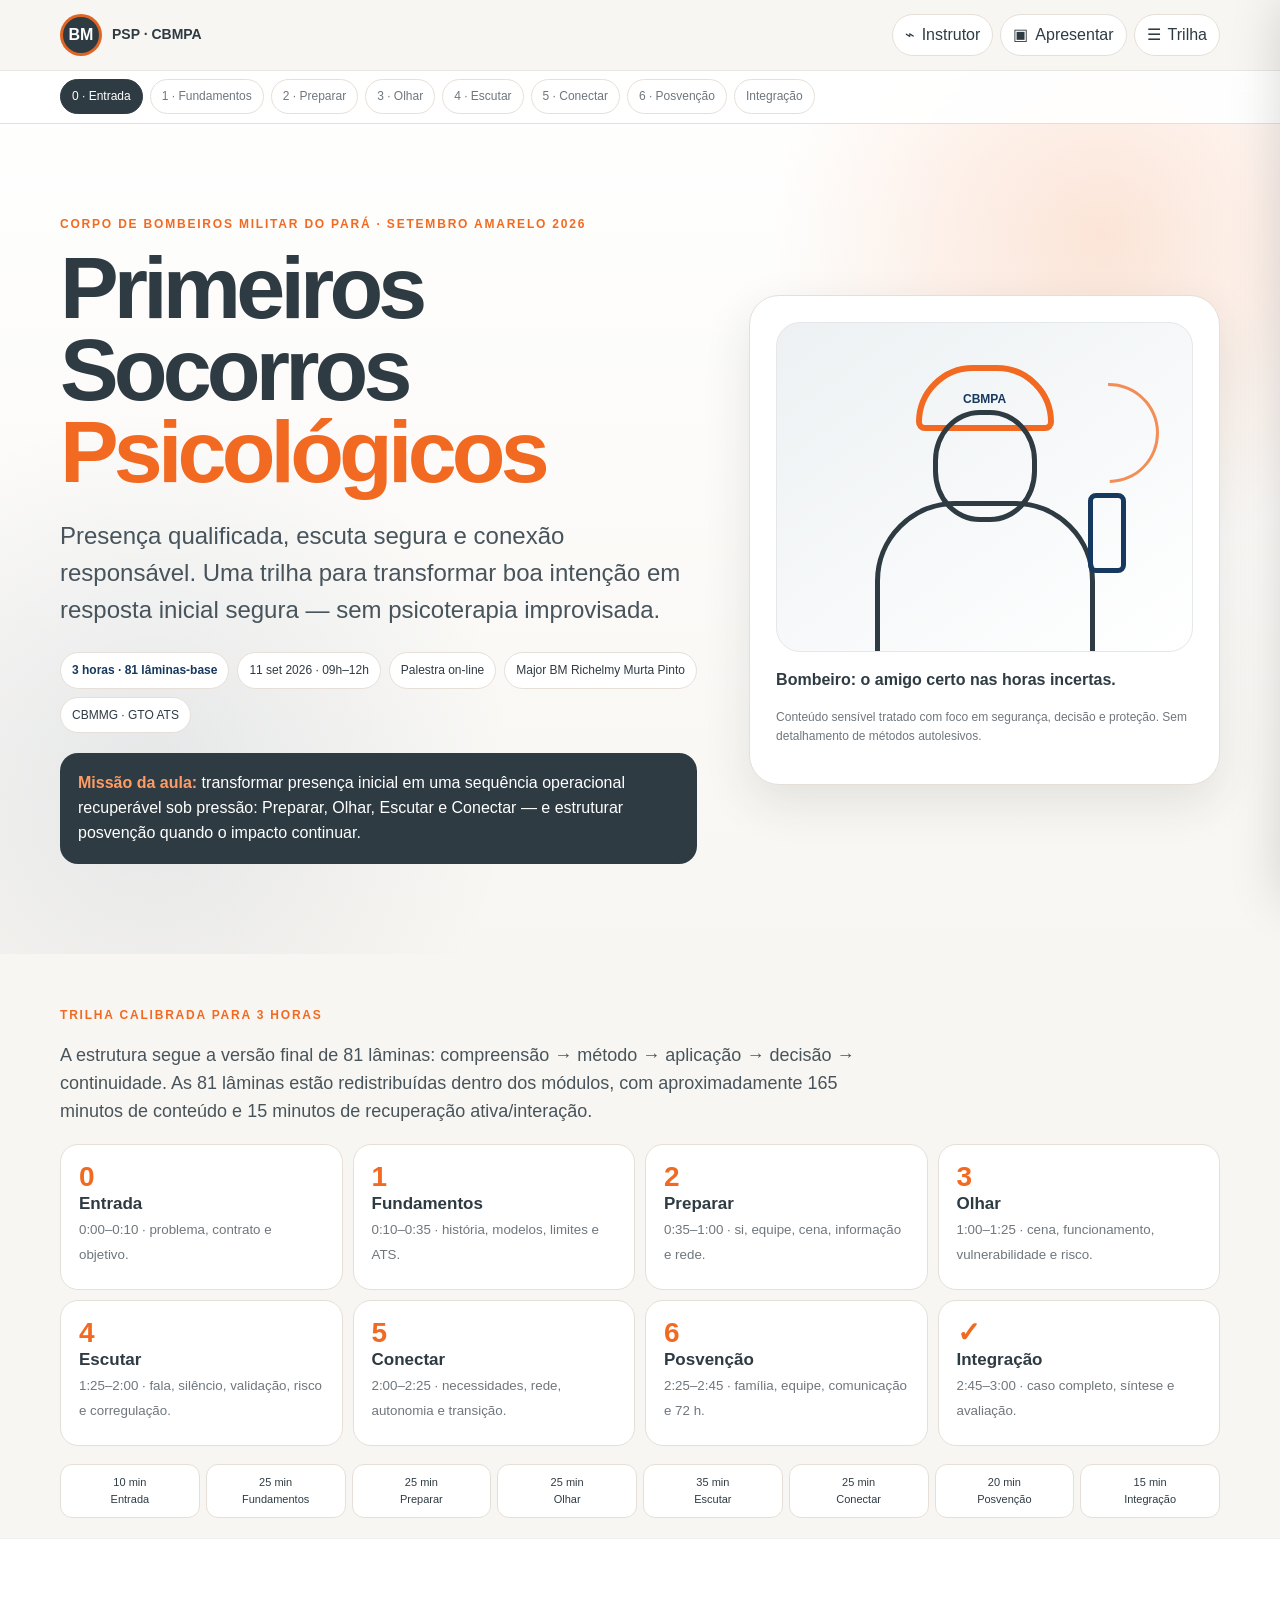
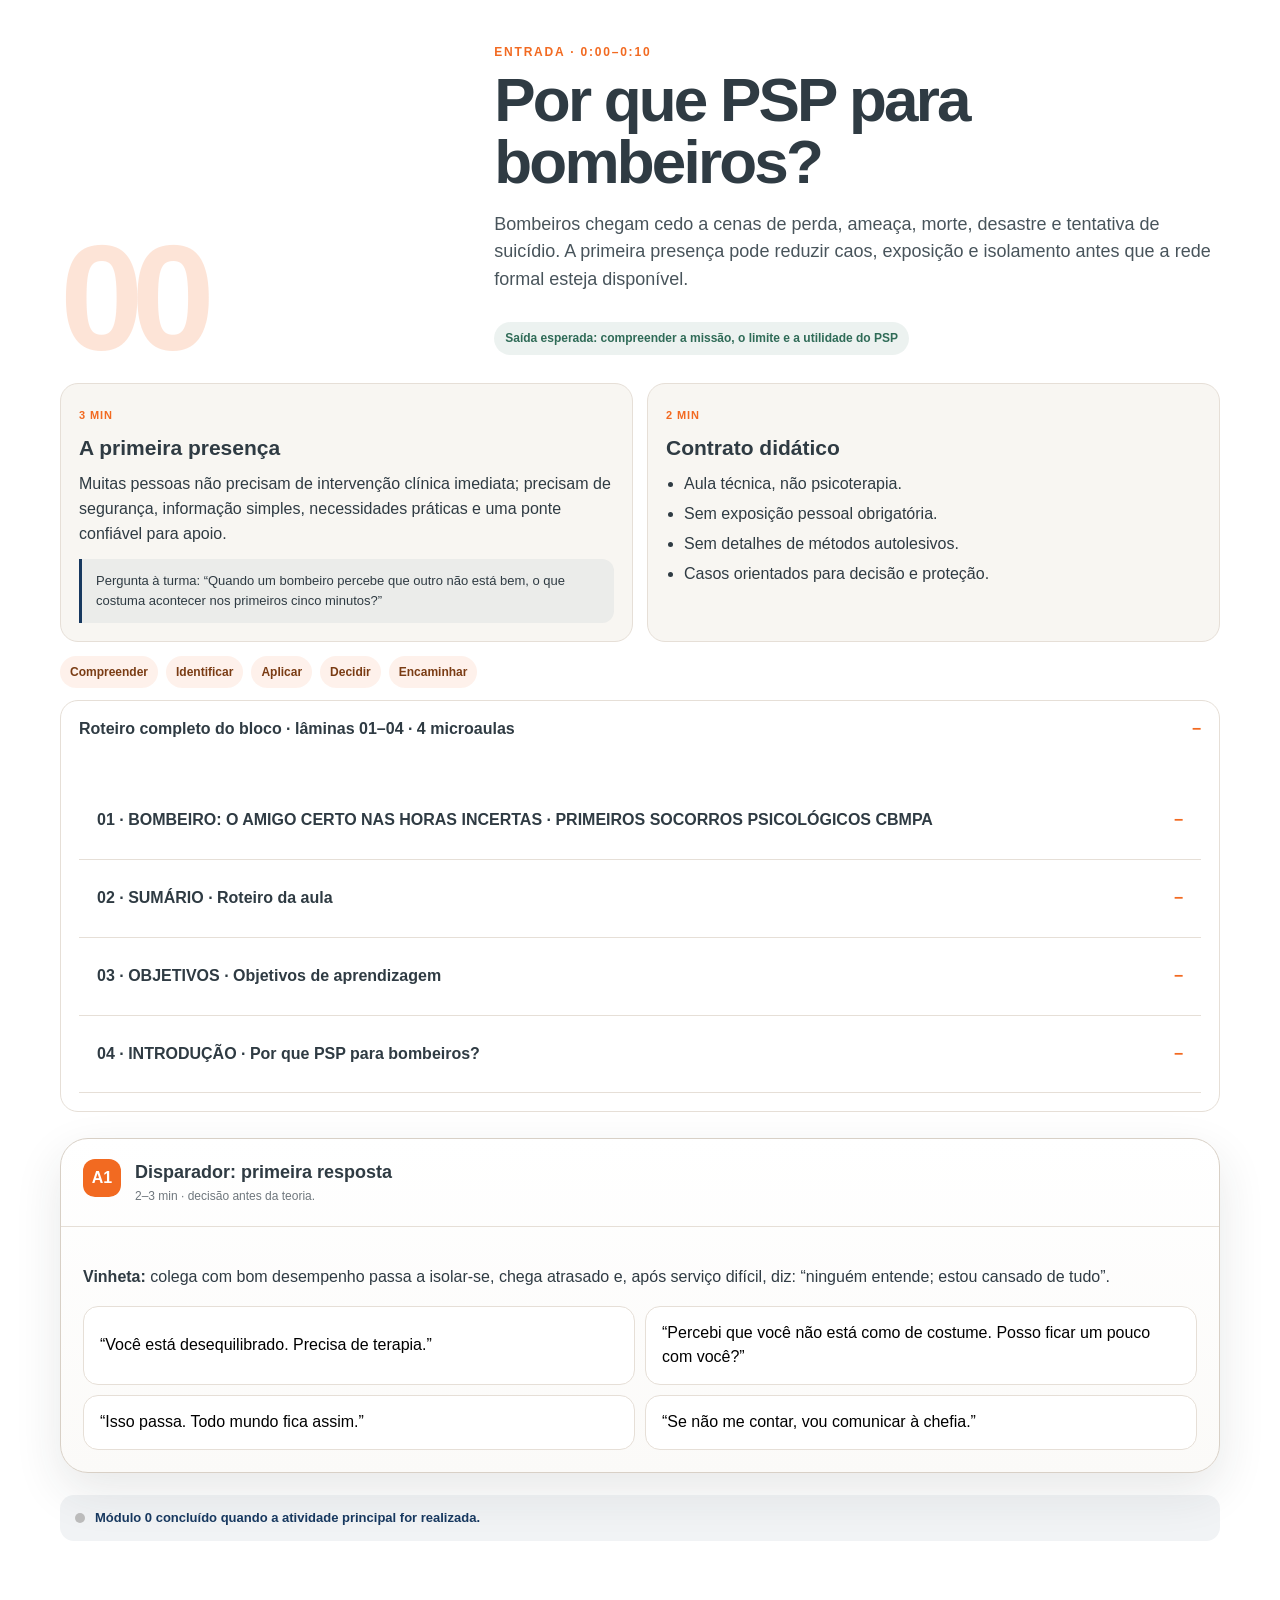
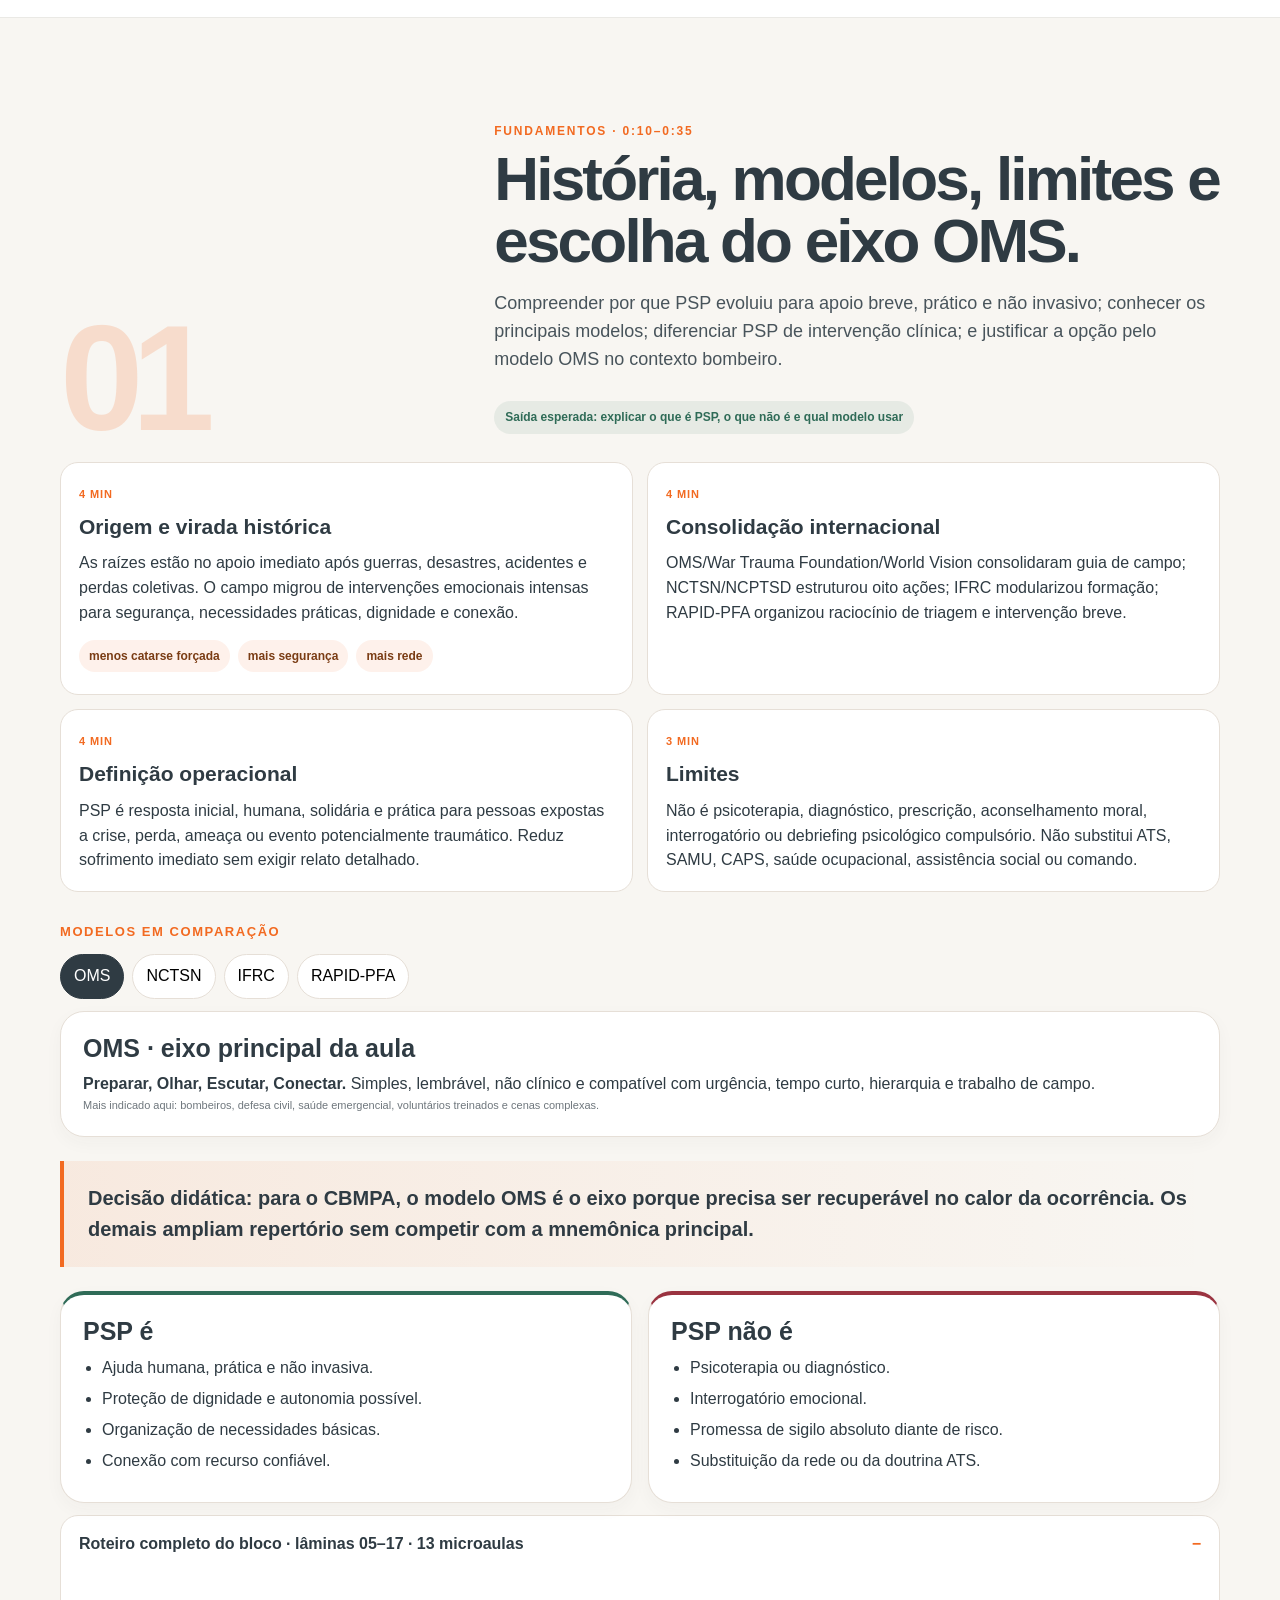
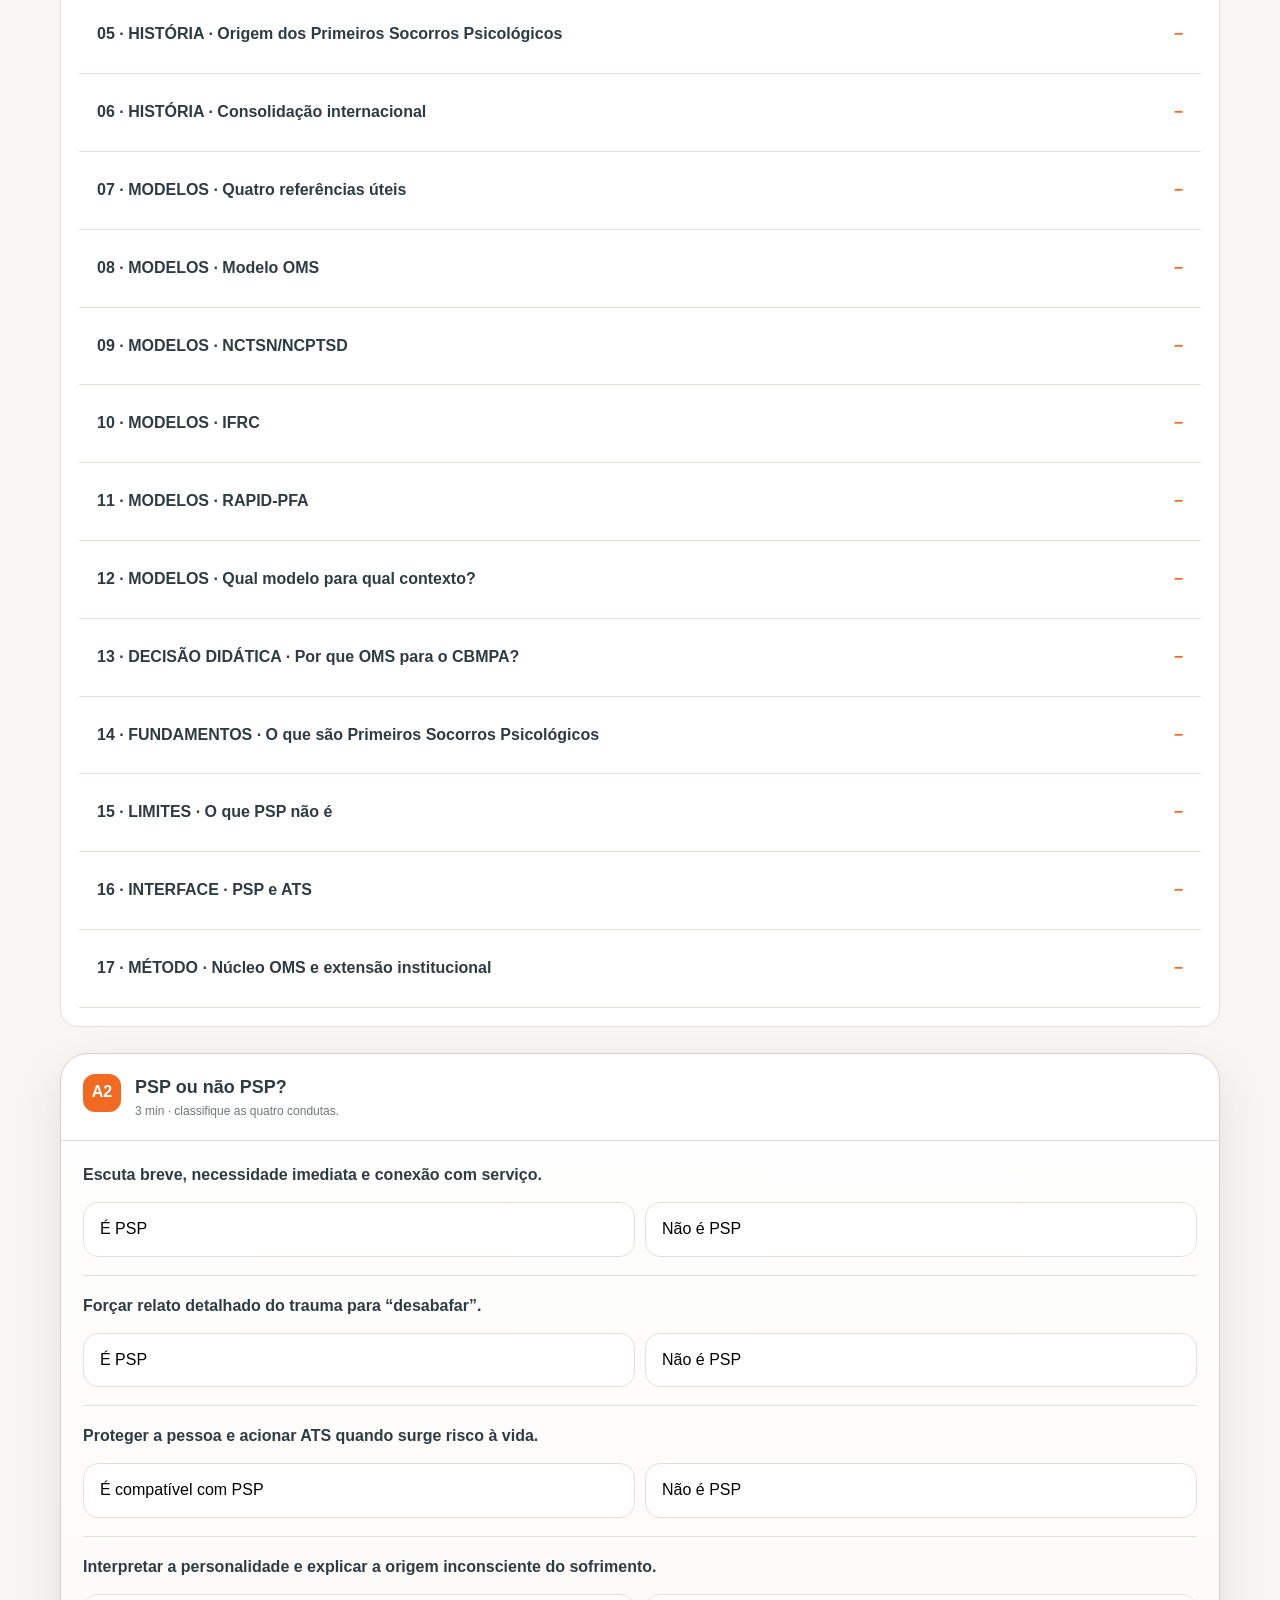
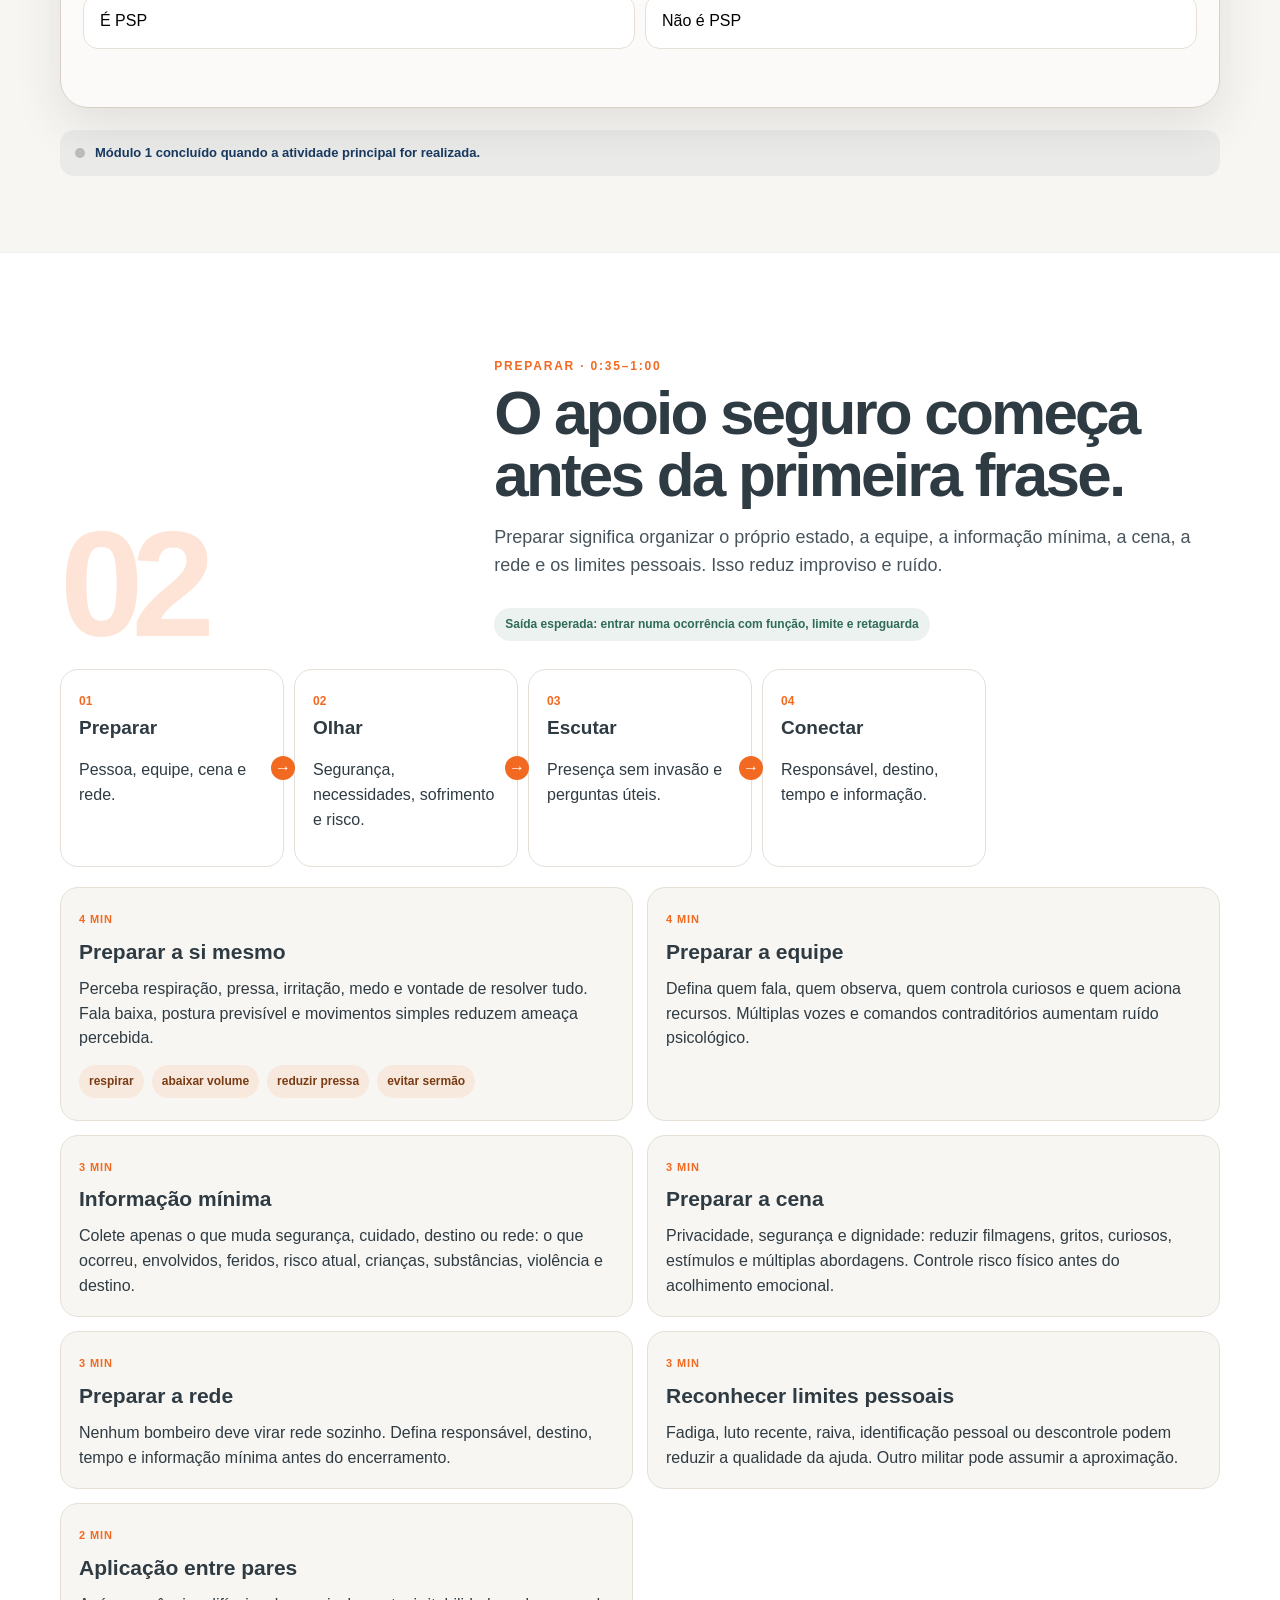
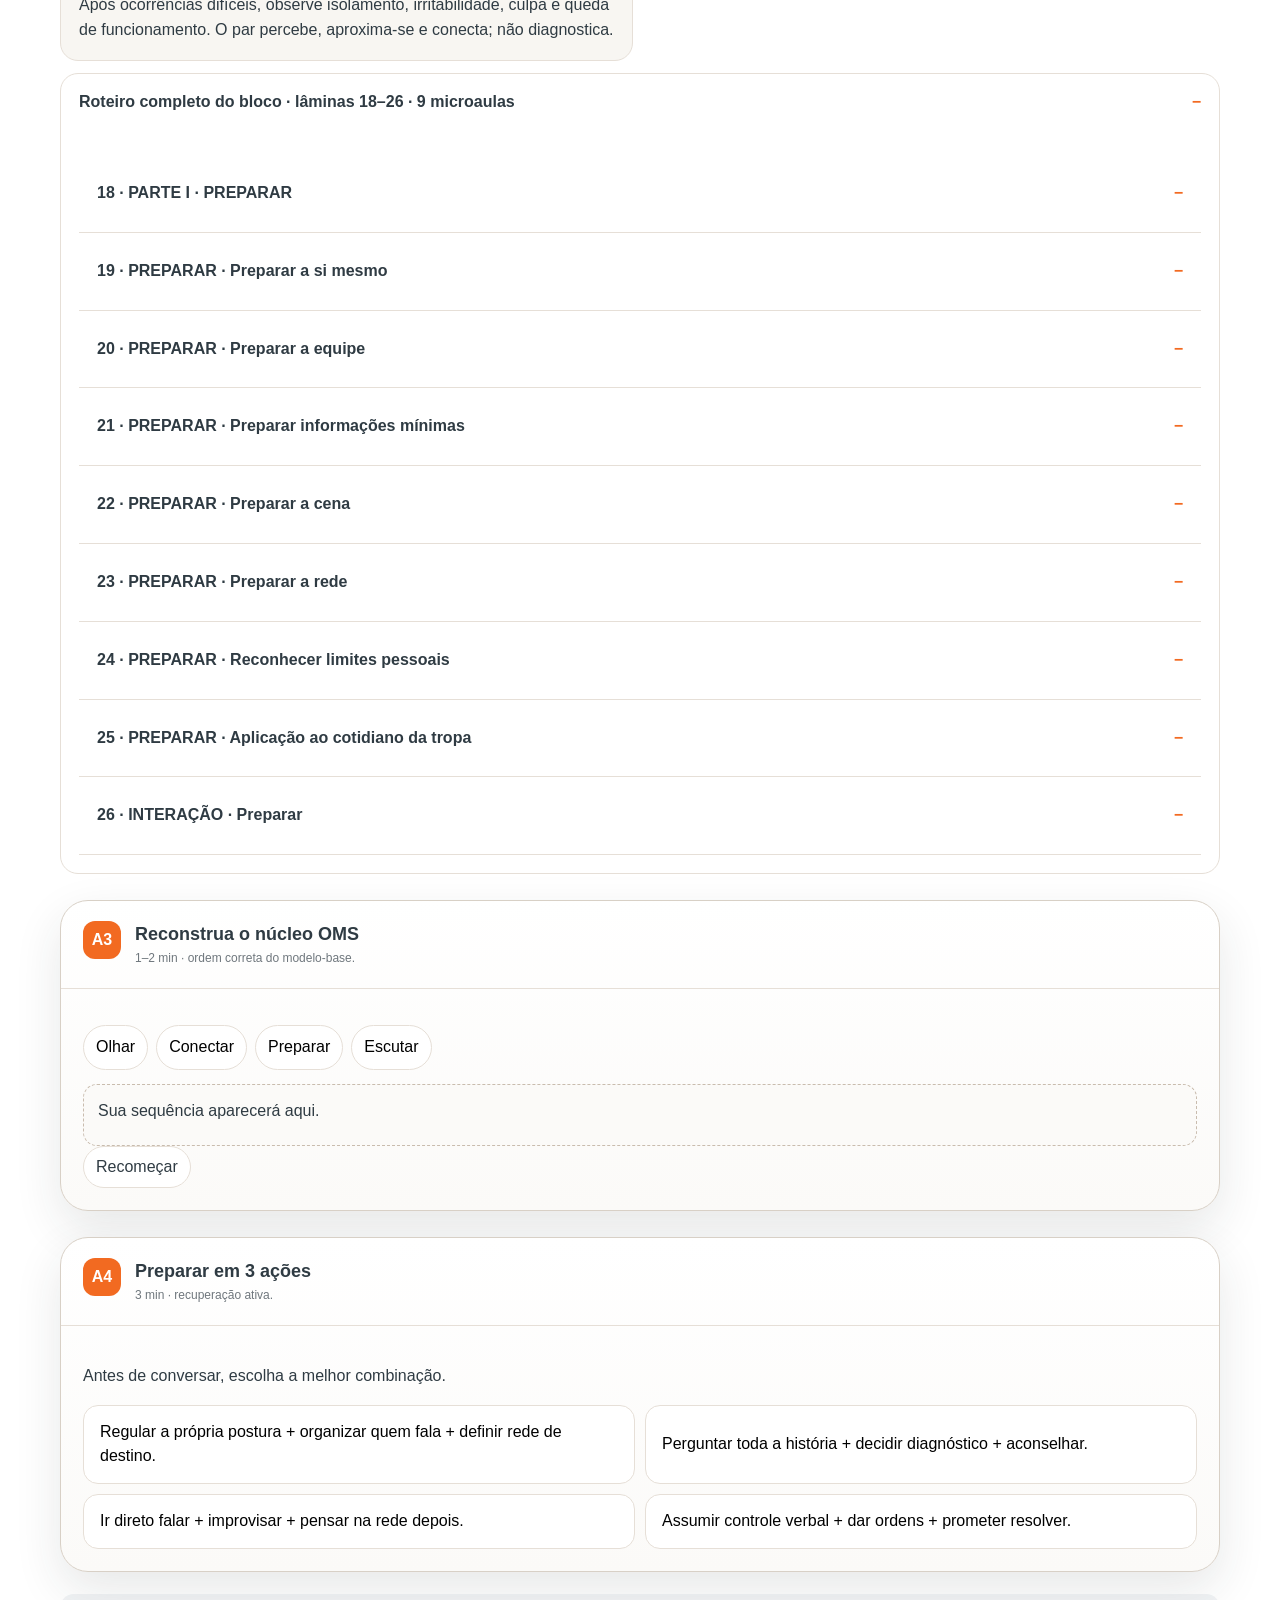
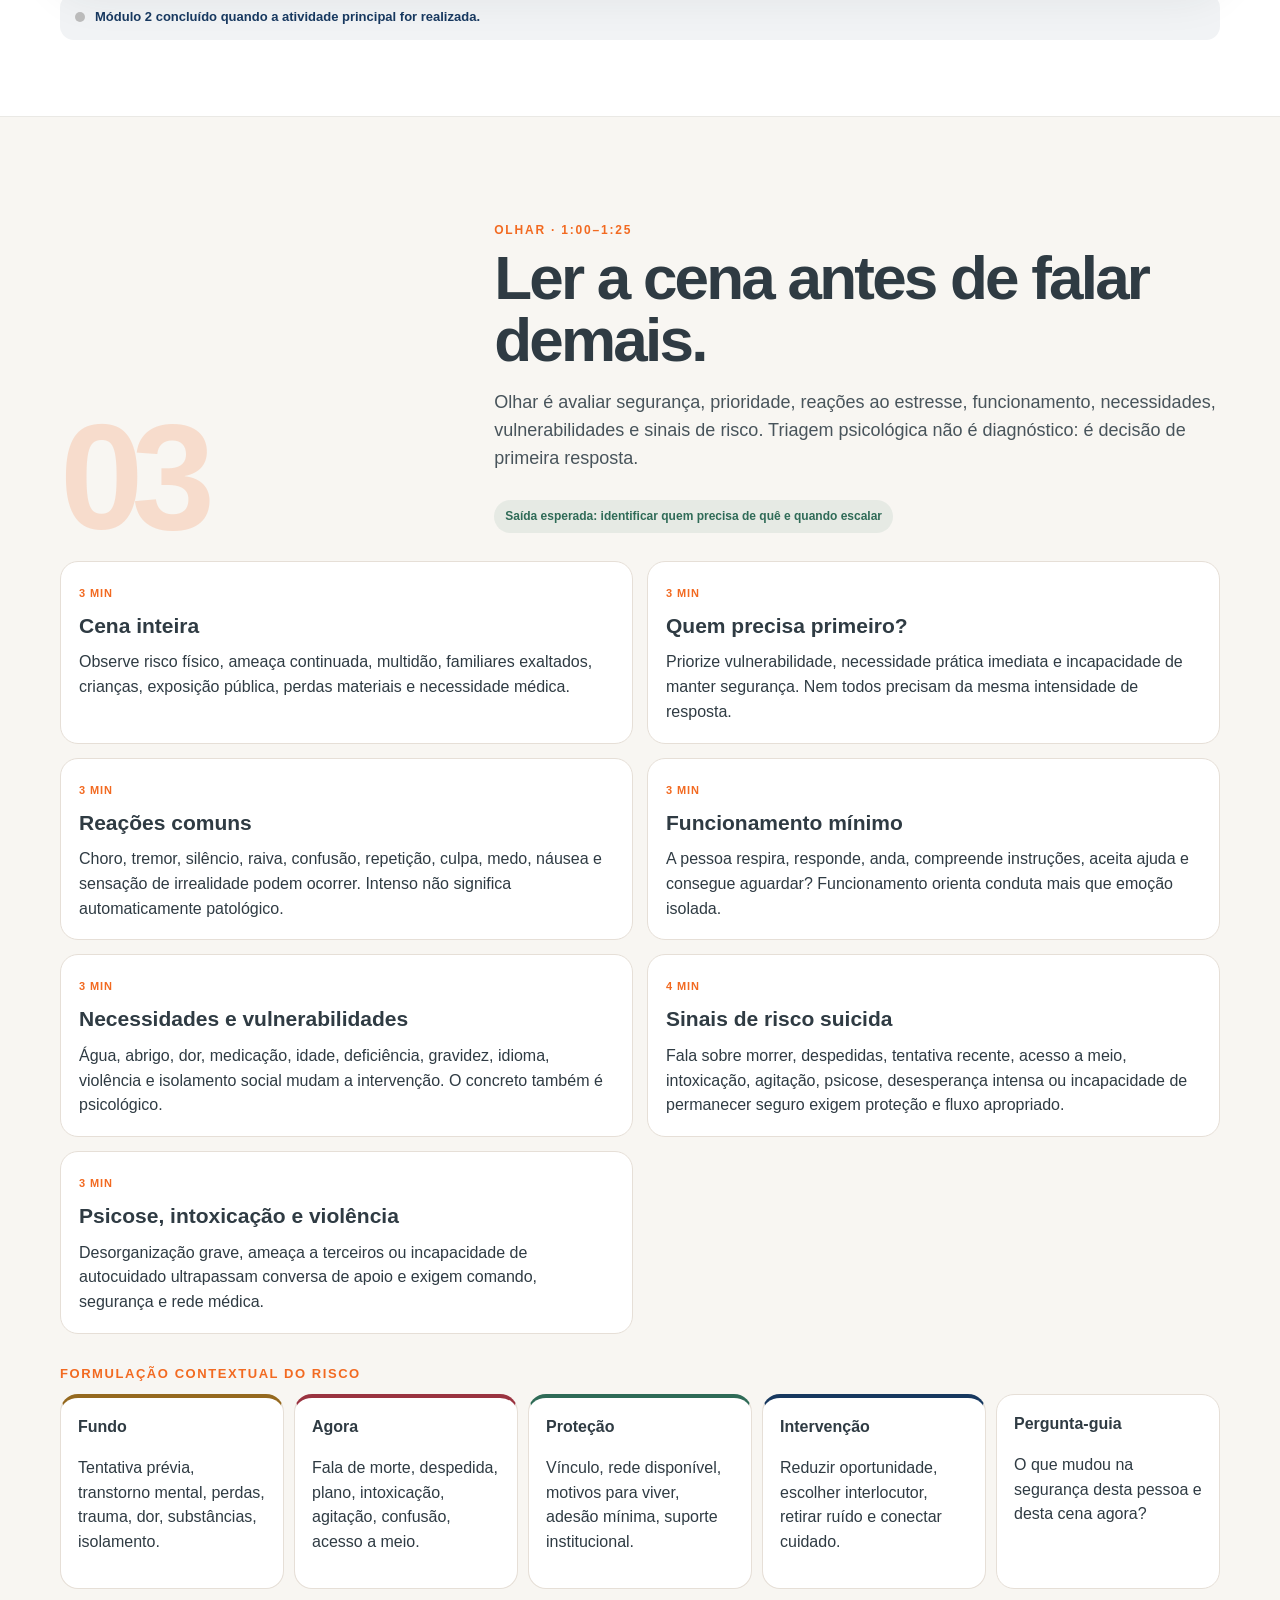
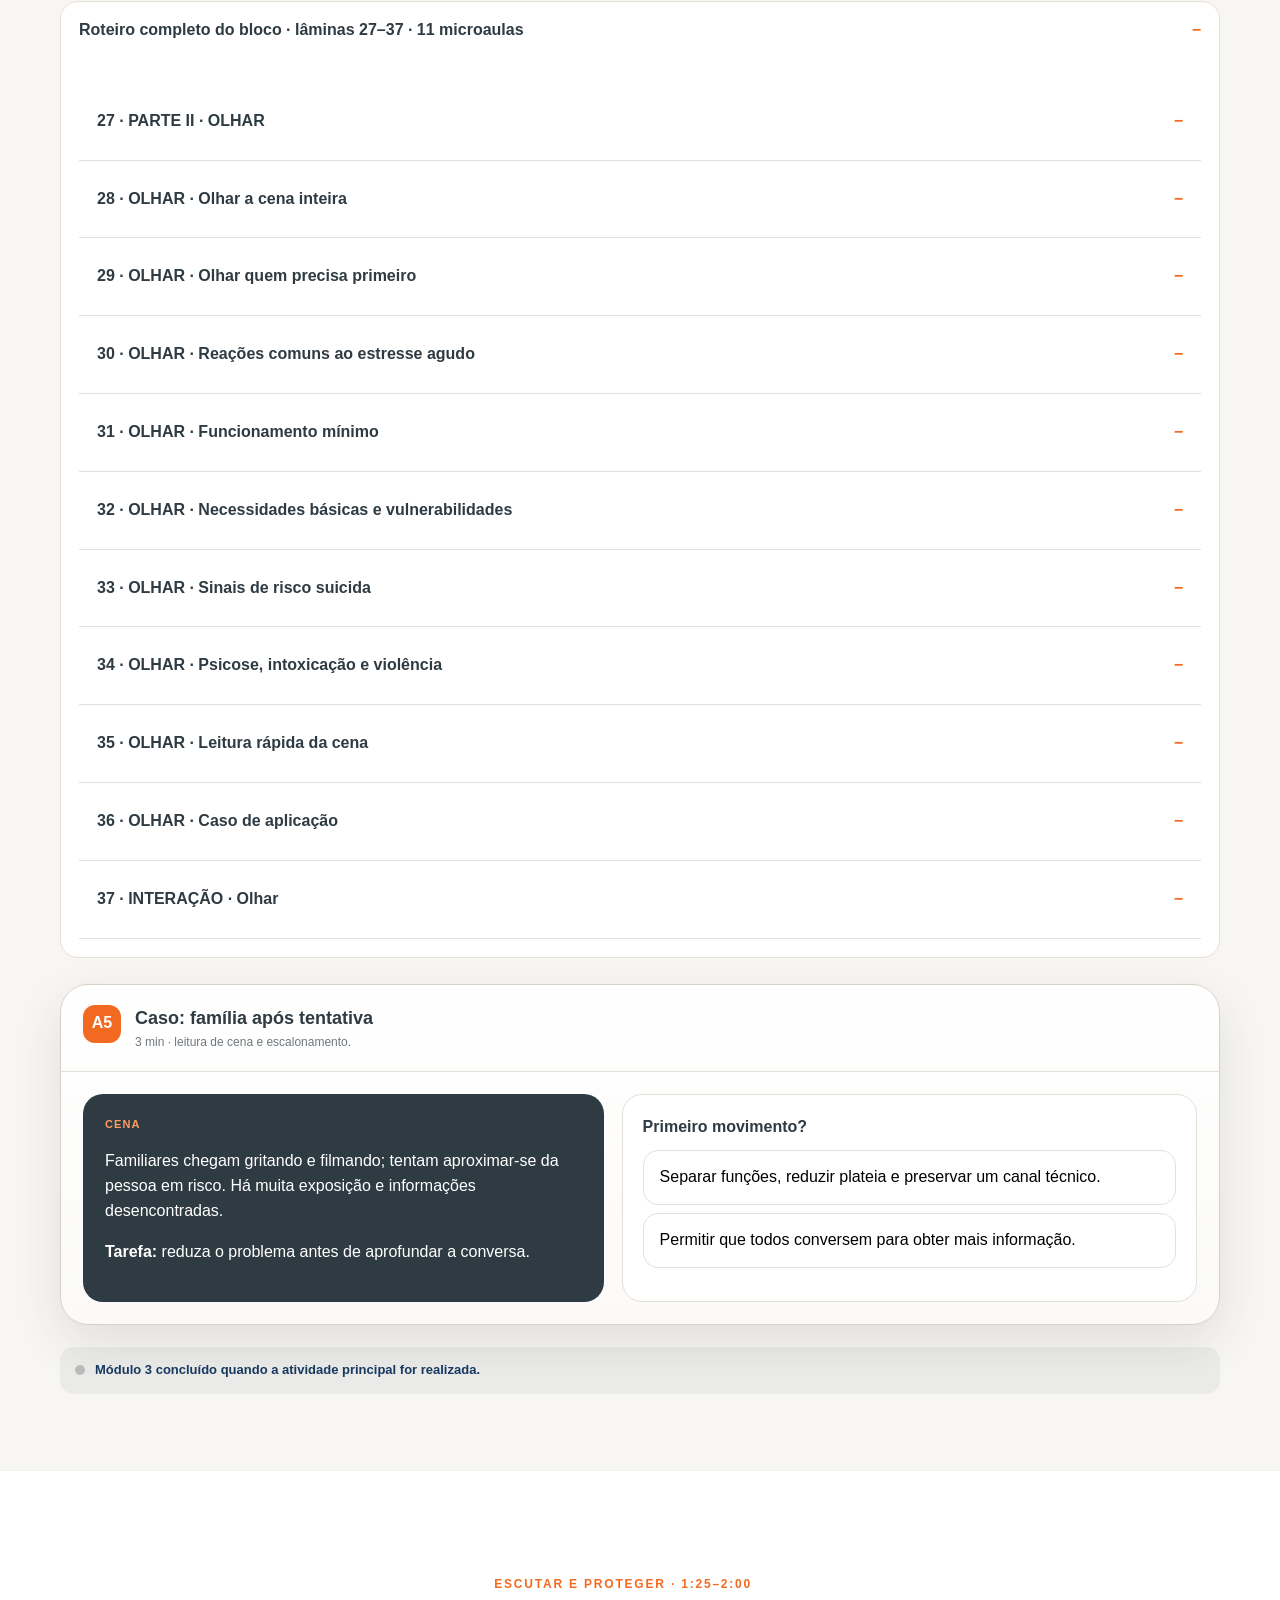
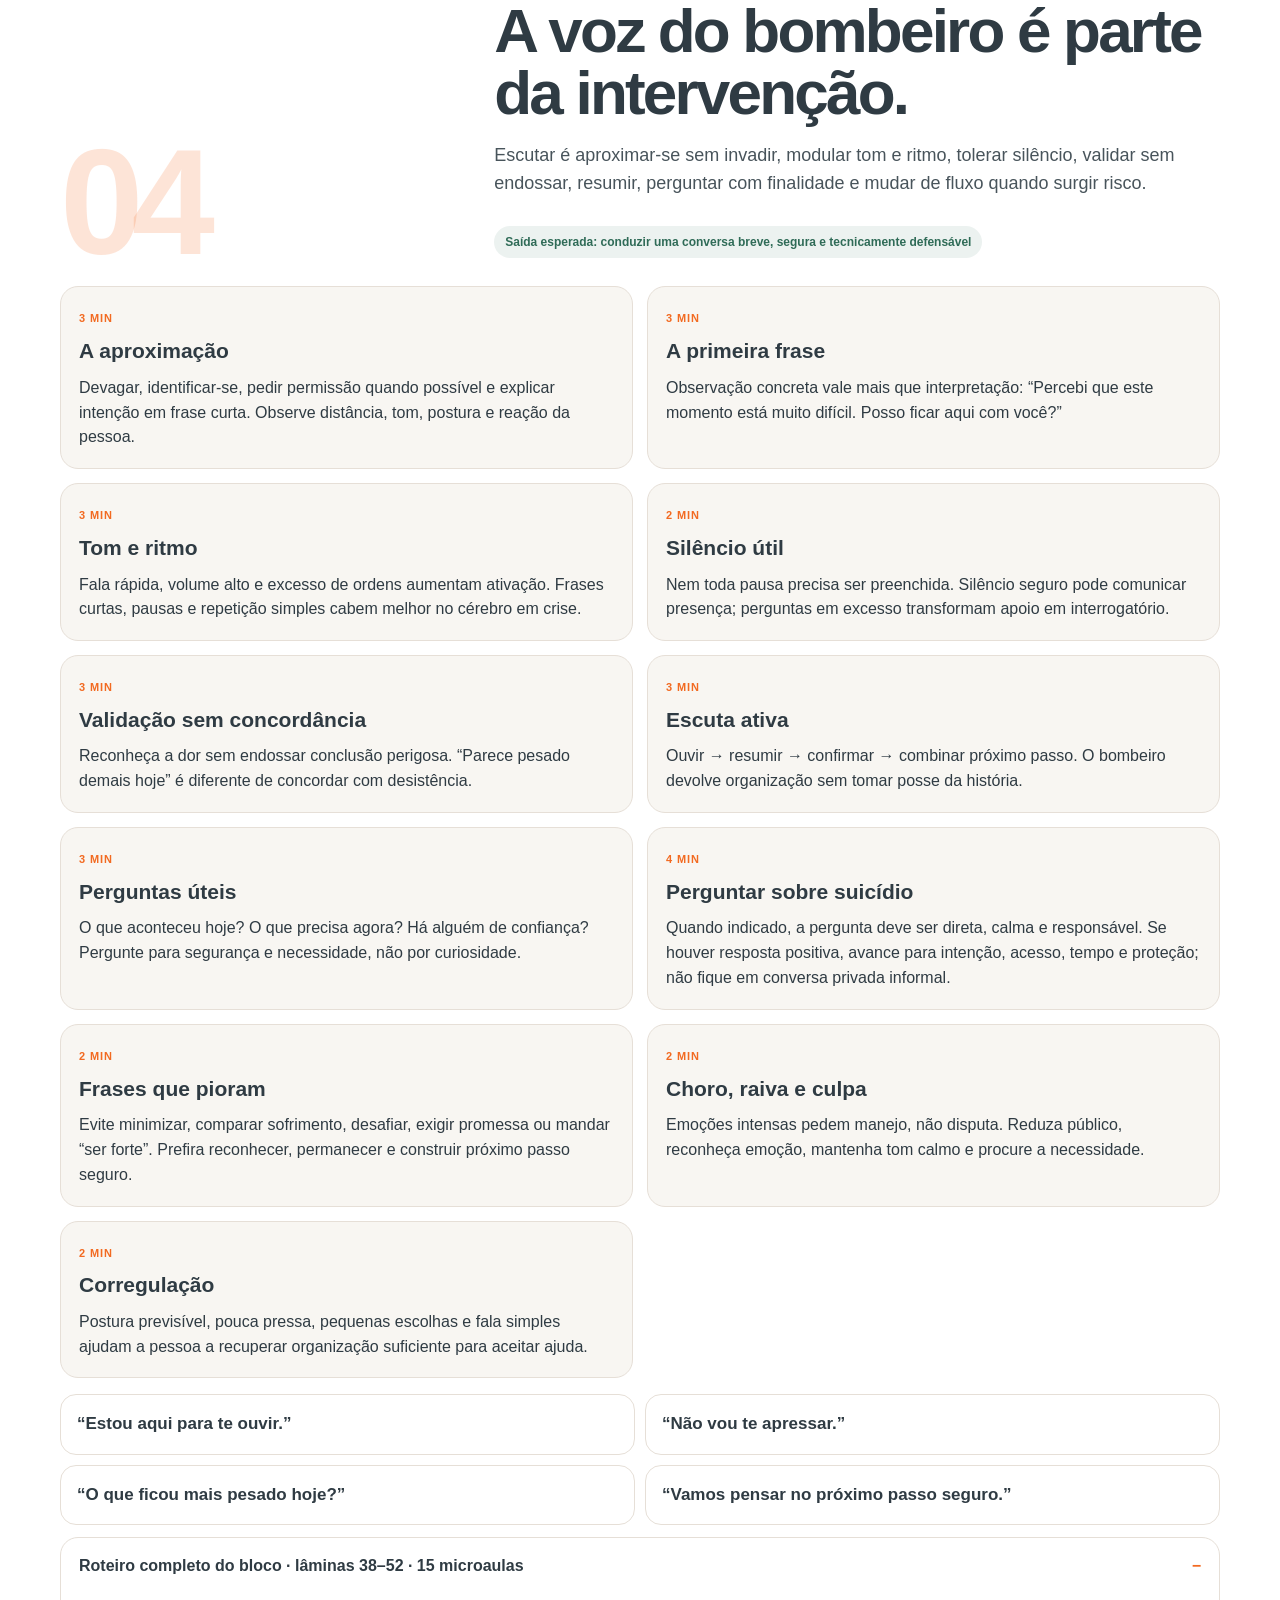
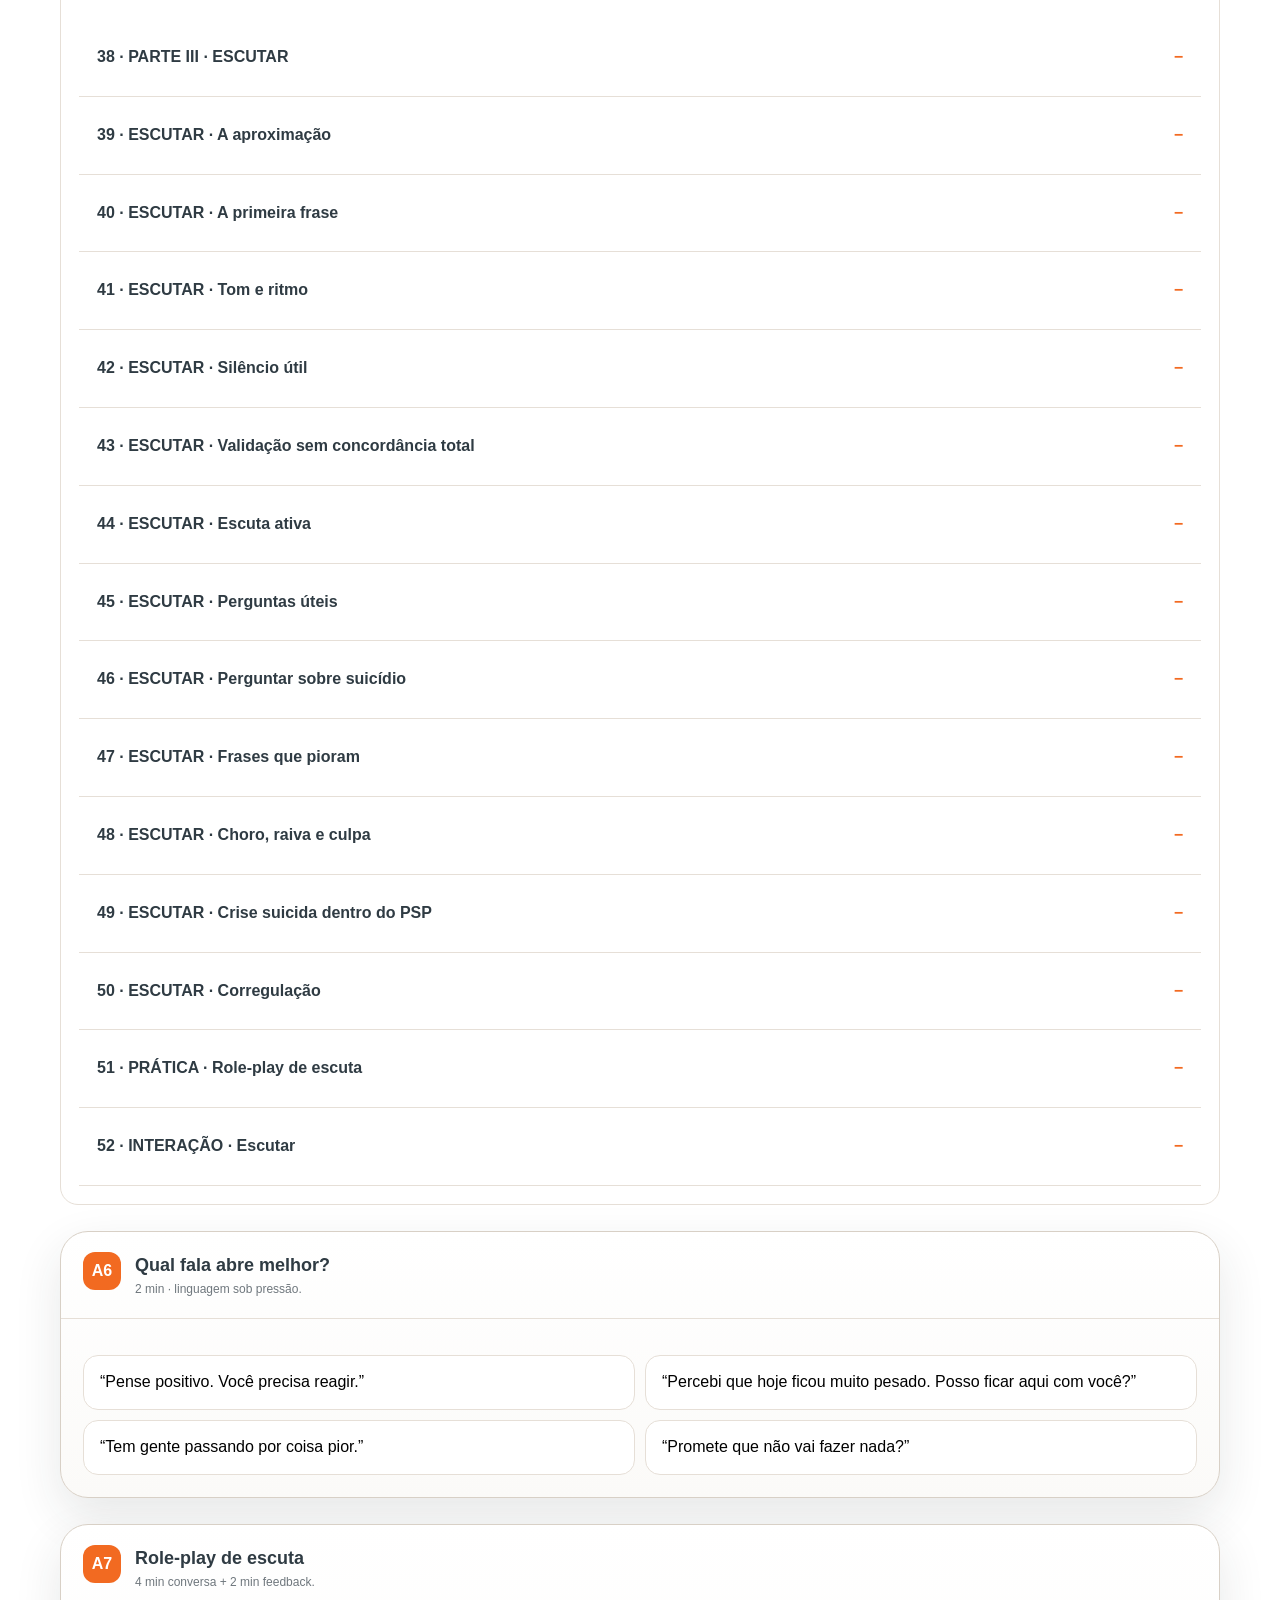
<file: psp-cbmpa/index.html>
<!doctype html><html lang="pt-BR"><head><meta charset="utf-8"><meta name="viewport" content="width=device-width,initial-scale=1,viewport-fit=cover"><title>Primeiros Socorros Psicológicos · CBMPA · 3h</title><meta name="description" content="Trilha interativa de 3 horas baseada integralmente na apresentação final de 81 lâminas de Primeiros Socorros Psicológicos para o CBMPA."><meta name="theme-color" content="#2f3b43"><meta name="robots" content="noindex,nofollow,noarchive"><meta property="og:type" content="website"><meta property="og:title" content="Primeiros Socorros Psicológicos · CBMPA"><meta property="og:description" content="Apresentação-web interativa · 3 horas · 81 lâminas integradas à trilha de aprendizagem."><style>html,body{margin:0;height:100%;font-family:Arial,sans-serif;background:#f8f6f2;color:#2f3b43}.loading{height:100%;display:grid;place-items:center;text-align:center;padding:24px;box-sizing:border-box}.loading b{display:block;font-size:24px;margin-bottom:8px}.loading span{color:#6f777d}.bar{width:min(360px,80vw);height:4px;background:#e6dfd7;border-radius:99px;overflow:hidden;margin:18px auto}.bar:after{content:"";display:block;width:45%;height:100%;background:#f26a21;animation:load 1.1s ease-in-out infinite alternate}@keyframes load{to{transform:translateX(125%)}}</style></head><body><div class="loading" id="loading"><div><b>Primeiros Socorros Psicológicos · CBMPA</b><span>Carregando trilha de aprendizagem de 3 horas…</span><div class="bar"></div><small>Preparar · Olhar · Escutar · Conectar · Posvenção</small></div></div><script>const p1='H4sIAP8Mo2oC/9S9W28jWZIm+F6/4owSBWRsUQyRugaVqViGxMhgdehSoiJqqgfz4CSdlGeS7ix3pzIuSKBqF+je2t1+6Zpd7DZqgM7uh0E2kMACNYMFCvu0/Cf5B/YvrN3Ozem8SKHIUqKrMyTK6X78HDt2zD77zOyzf3dyfnz1m4uWus7Ho6Of/ewz/FeNgnj4+cYk33x2uXEEn4VBH/4Zh3mgetdBmoX55xvTfLB5sPHYfJ7EeRjD519H/fz68354E/XCTfqlEsVRHgWjzawXjMLPa5WbKPx6kqT55iDKP+8lN2G6oeJgHH6+of9C982jfBQeXaTROIzSJFOdpJek+MNFFvWS0ezPQ/gnU//v/62On51eNPGHqzQaXQdq+/qzx/zt4ujkggh+TYM8uglUP1Tb6jpJg0x1gwzeNICxKBhTNvvXRA2iOBjhNQc1NZr9yxh+zfDXlaOaBGmgEh5ZVb9eP8x6aTTJoyQumblP6oPt7s62vji/DsfhJtwySUsujpMo7odvKnEySEaj5Gv4IUh719FNqL+fJt0kz8pWKOxmUQ7XTdJkEqb52883kmEjfzsJSy5ee/qLt8PpL7mfLABMYTBJw7gfvQuG4bih4Ju9sBumFbxNHg7xJ5itaR6kKsSvhz34sVp4SnFCs/wtLnojTZL8/eZmFH/VkFk9pN/qjU92DnZ3drvw63iah/3GJ3uD/f39PvwOIhAPw8Yng/peUK/BB5MAHgS/Hwz2BnX4/etrmDX4fTCAX0ZRDD+He/1Bfx9+zZJBDn/aCnvhHvwaBzdvG5/U9rcPdvHiYZL0cSB73V28+OsgjRufPNnde1LDv/bxufCgJ8H29s4W3uw66CdfN7ZU7WDyRu3gf9JhN/h0u17Zgf8dVKq12iO4Lg360TRr1Hcmb/B9gjeNWm1va/Lmm5/9d++7yZvNLHoXxcNGN0n7YboJn3yDu/s9TBmIzGY3vA5uoiRtZGOYretvukn/7ftxkA6juLF12A16Xw3TZBr3GzdB+qnMxqNDkkf5CCb00eEAVnZzEIyj0dtGc5InWWWjEw6TUL1qb1SaKez7ShbE2WYWptHgEKdt8zqMhtd5o1bd3T3cBGn8KoI74G14JDjmIEaNEcGG7H/TneZ5EoMWmUzz93hdI4qv4W65/OV9b5pmMKhJQtv6m2r2VTR5P0lAyEEuGoPoTdg/HIWwQLU6zFSeTBqbOE2H7zZpDzWePHnivu8ntVpN3pMWexL0+zimGnxH1XCyZUZl/vFzfmhjkPSm2Xt8Aj7qm+rXaTB5T0qwAarjU542WKhHFVCFvU9rW1s/V5tqB27w6NGhzH0wzZNvqnCP4ivo4cK3DqMYlDBIyJbCy93Rk6TUQUjqO3vw//VK9cnOI7qgDzsHVO4I5qjRHU3TT/FdHh0a8YC5HDdq8I5ZMor6LHI7+5XdJ5W9/Up16+ARjQoGEYfp6pdCqfRf6hCu1mu/j/Pfj7LJKHjbGIzCN4ew2sN4E3bYOGv0QlzIw2EA87iD89iFvdl/711Pf8S7lHwRH8QD3PqmCiP4Soa7g+svI6Cf/YXc3fq5GdMwjfqH8BMcYt6t5/YFbQJHWkiQv+ZnPIGV4kc0tv15xYWpbe1VtrdhfR7JC6osT5N4+J73QvQupLc/JL2zmU1gLI04QZH6phr0UDAy2a+bJN00x3NztE/zl8fvZSB2gXn8uCMfeeKPb+FPDGwQGIfeB6iPaCfN6QL98Cimfb5sXfWwGtd4/lfoR9o9mzdRFnVHoYx3030Iq+hHh8k0J/27RbeoTuCMCtK378vXpuQ+hTX7Bu6QDNMwy2g27L4LujBTcEyw9sC1pD2yWbNitI1SVHyuHqfI4GEOv8stq/Xsm2oaRCP7lCyPel+9Jb2076qlg635fb27W9H/X31SW7x5i2s7v/fruPdx7gdgPWy+EbWDI/uAHV4mfUZuQIYU7sekPx2Fm5NoNLo/mdxHmayVbpZDZzsVpZZsgEfemGhr3YTvV270BXLl36wPhkujGw6SNHwvNlBj44c//VFt6Fsd9Pr17sE3VTjRkveOhoRJvrm2Zw+qK9D2a+lNV2pgssDyHuK/8MdPe1HaG4HtlauDvZ+r+tbPK3PqqLb/qEICCyYsfEXVd3/+qLL4PrX6z9WBuc92ZXev8gSEc+tJ4S77cBdc1yC1d8F5rLjmxaNDsyvScIQGemhktHEd9fthzDO1ifr5vaes8T+bMA3wSU5283Qcw+Fcre0OUlUFQ4wVz2699Mz4phq+Dbtp8vX7griMwhz+TBKFCwG3C8eHefgm36TXg5UdN6YTNF/BWDks01buiXCwu8UvoK5rzpN6o2A8+RSHVtm/+bpycICb07WVqk+2iyPZrG7t4lhk/9W2SUDqZHfIExRcG5tZ6o6S3ldlI/ymOgK/Z244aH1W6jAc2ujwnDdyqO6T9VQQ/DpKPpj686c03OYQf9nE3digLSnHFqq8Oh3w4LlM7vmEQm3gr6WITi9I++/Lb7fo2d6ztrecR9X3yIx4o412/hr/AjOSgXSBBTEaTeFsD1Cw3+uDg27j35kseWdkxf1S29nth8PKJ2F/UBtsV3Dga+yY+Xf7JNwJD8IA52MEa7bowEN7CJeITCUr7fQTbrJ//+kmXKKPudr2gT0W9/bMyzX2CnOq90VhBdG6fqJNbMV2H4+vEQxA8K3+ZH/zcH7UbBXX6KBhw5g2Ku12rRyL9pkrxui2PSoRGtgcK6boYH+tKdrasVNUq1kLtLFbmCPXcpEJ2tn9OZg74KSBcE3CZQPSZgpt05WDqte37KDqta1bDeoAF4z+U9f/QSOiHyUlA0z5vffMCPdRYngUrvAcLBkDL1FhEORqBTfhwmce8CrRhOilcN6af1ltqe/vmkfjZMvZ7xxzvj22+O+Ow2HXJ01yWJxPd3Zgj6MyjbIM9YWrK13Ng+q56IkelFmjc9au3Fl135tPn/T2tr+pfplM0zh8+14/YpeNDl5V+ePaJ28aTsIg/3SnUhukj4y7Zu/zoWqYXtabDNd62tkrPkt7V/5x6Gz2/flvjAMwUssMRu+yauycnfWDwtlYZgag4vGgEG01vrdgww4bfFaRkggs9s/3Hx0KsuNITK1Om4NvXg1GeXHGjblKWm6NZa3u18GeqlXrB2JQ0QnoGlRh3NcHvOxzdxCb8XTcBW1etDbQsq3U0Nyo7SIesnS+YCfKHM+brwePSiylg3CsB6Cu63MP34Z3qOzCs/fqRcurVnK3Hcfu2qdlYtFOul+G7D04YnVQZis51tTBFn93mveScfi+zIfWVlQZ1OGs9bxBwWZR0YsEoalt7VcO9slM9waHSOWjea+qYBN7Fu0WWLQlOgH3O+1B/LWaf528X6om6hXYvTApn26Rvnikv3edhuHyb26Xf3MAO/T9Cs1U/OKHqiT+C/9iZ7Fe903ELYUWUc3Aus4e3t6FUcAuVXNDcb0kHqi6BmnnH3YMbguiiCvuw6y1ffMNV1HtkuEtN/AFVj6fmPvKB9OR/oTAUHicfkuGoND0kktHkb50j/1+/BSca5Tb945C2ym3DuV6lMdlV5O8yrUIqy+7Fv+ur2XMfdnVfAWdw6BV368BIvTgsIBdrF+7TgrckwJVd9BjmrCdRbbxYifgyRb6AHN6r+BwF0VTggn0ny1nP5NJ4e7nffRQCQOJ8ree8eGY9I4r0T/ob/X2io7MwQpH5oBegvz/TwbdQTA4eFTitizyqvTw/EPLwsI7BV1J3meWB2lul4PMVQcDXgahOU/sBv1h+H7eZt0uscbqy7BBB0lahTkXT0J8HYP9O2OjmNv7AtxwWNzZ9lUw4OOKJ7rhCYZtb2niFXW3xebd02nHPuBDPP3armv2kauIguk4erixXFtw13myhpvlt7sgzvzVahaO4KwP+1WMisJPZd/m03TZ8bv/aP6GUbzklqKW5m5a292p7NYqeztw0z246SAM+3iNWcY4icPieth5RDcLDeDiZO+UiTAGO51HVLPr5GvfrHb+yBp8qQXiXA3b6/2yV8MgVAxL7W/6L6dZHg3AGheEgPa7Y4aS+iIBx+8qCof4Ub1d3hkw8X30uW7rhhRF1rPA4e9zGKZ5lMqmYwpemPFo46BoZR36YU444zPY1xjwprUtuWejoaOr/TAPolGGnsFXcOy5MlH2vQLe8v/9P//LBiidJMgb5E6XY4jmNv8hmYTxf1x0sx/+p3/ccJ8J4p5Ffev4OAfVN9U8God+SMaAXJ4dYq+cA9vLcCK2VfYkGCw4DKv/ukEISrW3HAf6aaSnSwbnGUW7jibUDtGW+3Z0l/UHfiDj3rFghnMQlWMA5Zgbg0WOYYr/t6vtUs+rqhff2qAHBTEAJyscbeYw5FsgwTTvEhzib9/uiHBDTLXtcjfIufl/CNIo2NQK9/ONPJ2GG//xA0I+cM9JEIejws7SH+uYUlFHjhy9ufqY3fWRFD11ddkBFMfL8nDy/oNAlDlV5oAqhJ/NSbvzaBCKhfAKLYG9shq/XwclKYKx5gYwxfmnjVEASrB3HY36j+YUzd/9Y9kWYkBw01BBfAzOYKS/8TFSB7et79wPcaDEECy+vI4E17+p/naa5HcwzArYWzYJw971rQRkr0Qm3LOqgKD5vgRiA2mUfQUHT55Gb+4u7HybDz6XzcD3C3DhgXnGnAj7mvtAX1dNa2s4pnxlfQ23lK/cLr/yk15tv7Zd11ftrOW48rW7y64lNJ2jVKASE+SIrYUBPtklDHBLB1X5tDa3yfJkIR1jXp1qn9ELq9Xnb6hAn3rkmJpxxAXBXhyXnQMTi1FdxAedxwXD8DbC5o99a17y4OZ4T9bP/iFh/7DgmCCNhu91uzPVeLSEwjk3uX8mkHf7Ox6u9h5lJ6n3twXzhOaJiyvv7RTUUcnCb4K3hEtP3yX/IU1Ga82yHEXdKZw9jkm9ZtSbvWG6w/2Gvp+YJaGbg9+KrElH1SHCvdgP3PExnn6QXYeofp50e0G4wjkUIAfPqujd5m9dTNI1M4xcHqwLvvD9nLNeT9eW/C2ZMBtuDoE+KLwraXnnKx8ERNTdiatpy7MARKBWQbN+oRt+sCKkt7dWSI8eUuqI01907MvXln7QCoGIsPcVuZfv16JmFhCeujch2+JWrxCaIm1o79HyiPx2GVwJKjSfZpv9JH+vo7tucLfUXnMXt9vtujch1ta8wpIjPQ8DmKh0E+zPcDm6Mr+Rljlj/ka00+cL4f5AUxY+2ettB7W+HRC6N6p8eCILkiHwfo5+I39QghO8X4dW6AEoW/YeGtAowBVzizZIErTX9W129izBbbW885cpQGFYSWzD9dPga7ztAu707pZ4AFtk/W8dWprjDjJyKk/qN18/cogBPy9RA8Zj3mTnS6GLz07zVgX/r1rbsxN0sCfIv9peSMiobe2Cs+HxRHczCxsx0MuvVkV45b29Cx+Q/DcVFIxXTz/trKdwWYX1Q1AcxFiSJ2ga6cKp3TG09PkNvlWp71a2YWK2dy1N2L9vqfbKE1D6C594sDVHeiHvbAnnxeP579f69dpii9Q/WS39v+Dk4xBLBz9JwwzUJU2i0gH+OYrnKlUrQf0sDiZyrlAkw7/9e/cqTOVpvFXjIO4HaDgXR6JpHv57lI32iDMY9MlNLsTu/FG+jfDpz/77cdiPgk/tjnyCu+PRe0vYrLhkg4rvdiygbw7SAvNkRSwYvUYnAlxZO4xcl6/ifqt4TuvaX1uKSxSE3uX7F+FYMmZUdRR0i3ZwySTvySQ7qSZzJO35xA33EjQxHgkB2V1pIvSVsVV3nmjnrJzaWN+bIwxVDA3AXZGKu1BO7KkyvwoVFwFZIisFGs0Bnyq7Swko++zUF6nvJXNUdDGQIGUXBXbQIEyzzTTsT3thHw5kwcnw10fvS5OvXM3+3tH/3nKrSYpGGa5ihcZZMVG8CoU0KnKHitGmFVGdrvj8u2iMyZVBnPOqVkp0Eo7HXmeU3zadc+4NFppB7kXMYrDnJb0VxR2L/vE3P/tZFUn73SC9BUp0YFGivYKpT2sqdyzjQbsO0/7K2O1qJkgBl5gjniLJOsuS+H6CqzuFtyUfnx9wr5w6YaPM39nno/DfFe2PIkJThFqQi3V3Av0ThBTlcT6dpWYh8V3a9Ad2Tjwmi3xkuSwHpVQW9+uWzLIr4SaU/s1Jmown+ftitM9MYL2QMEg33i5ntC52iXZ3S8gcdfHzPTIHeg2IlaSIJ6XR5FYRGOYb7vh34J3j8cHWZZkVyCnazNoPtnu1nZWMsgzOBDgNFiJ+LvXG3Ql0NE2uQZSEDiGvxwqMR19wJxfK4hxIWAfJXUtAefSY9EqHuZnAJ1uOk7MOqRPj3QXnzDhpbu4fQz64/eCGeTCaY4HMOdXfzJtrW2xJaDW8Bq3XV2qLj+VvFpotaz1MjKxvPnssCd6fPZaaBHiWwD+B6oHFlX2+gVm4Gwpsi8HnG58QaDjtJxtH7VQn5NNns7/0k88eB1LaAN0mhCzJ3vp841mQwpX9gBLUySKe/ZfZvyYb+hGwYFgUoR/dOJ+w4VD4nIy8jSP6iJ7A0X+BRPVVGJPfOHp2+tljuO7oM7YJjy46Fya1Hl+bPuRLvGeItYhP5mxofhIOPUP0dRCMMvusbh5vqAhBWT69n8HvRz/8r79Xn+E+11fRRMCkxfBYMAdSeD78FZ7OT7jlo2QW+VH/+7+WPqqpp3rFs8I38Mf+koeNw3jKT/o//q/SJ3H9gfmnyMzyGjjz62WG6hfij17iJ2ZNHrMowU+wvTyBupDrExSqnJ5vBo7G3Ib3QGuGyhuRiXZJ15nJ0KJjMw034OZ5APoyHWJ1jvHWxtEWClArBs3WD+bnc/UtahtHNbzFc1DpAUxsnmR3uU1946iOt7mAzQx7ML3LPbY3jrbxHucwd3e6wc7G0Q5NB5eUuMstdjeOdmlLSi2Ku9xjb+Noj+YiyW7CmPTKHW5DRUlwf+bhMA38u4gEPwYhLCgjcQxYqsxv+gsBknA8sT0NJkYN6jodRm7Z3eB7yc9Hn11vH5WX98BXxposcMFnE/N+yKvdOGqNFbxpooLpKKioLBrCE1UW/nY6+7e4B64PU0er6hgrs6Dpnihknxg9ruJpbwRXVOCJo6jH06FClYa9KRzk8jvVeql+9nhCh4WcD8VNAt+Cvd0dheMATwfnwpKtUFHXUZbP/gwzBt8jagnuD+9r86Lv/bkg1d7fCgLLQ6O6KIULi2IJV7IbKXLhXVwifyokLT9lLeFeXSJmsECz7+H3LITHBDdYoaPkMWh7hHAkPad/4UosrKMOao8PanThYxI2EU8WObBvQLGCCZSHzkELDqwcV/wjuM5wGQP1VvOOgyimq+x5/7PPxPLS90J3V99qkhTOaTSDlQGp5I+eUpbc4I2j4ySdJCjez5Jxl+vinEYwaph3EMWLIJ19i/PbCUFG4RuqCac7CIaqb9X3ZKdd18pqGtFZdeSV1jGHFHzDbhtM1d2AO+B5OfsvgfrtFFZhAILfD3TFHNg+Q1hPqZvzBhcZLp+AmTD79iYcVdWrsT6I2Cwyxi+8Rjfh8khaOsb8XZh0+DiCHTnSt//hd/8JfhyrCQ4a6ylNYCuA858mN1EGw6Ht5s4ipgfDsrmnMgY/lTVbcUNwLSaYRKfk0iZKkJ6P4vdhb9ZgIDlNMn5x68n1D7/7Y61+vfgbF8EI5R4swphO9sVXngZfJql6dqouox6mo75Vp9MUJuMCJilZ/DUw3E6/wMF8cXWumlcds5hF0ZJkPJiX7tEp/IyTjloX1GEDtPqRtzgTs+x6LWD+p2NPYWJ5JHBYEixcJUqQlh08jC7dAB/RMDqpwuqn4mgao0pwhUOrIOD5jt4AwYtB5hNccrBC2bSO4ikoa30IzVmrJv/atYrlvGkzkKiV0m+n4Xj2bQ6CjdutK9tNjWW3wXtnUT6Vy/uhiL5RHvPopG9mcWbxRsmCXNMGm//cpN6W/ZFSXsv+gGmp5nP+7wSXWuuPBkxgMI6GMH1hCpOI9cV4B0QxfhJkVZQC2krFo/PYnIEgFKCYcZHxZYM+LsZYDfCwxImi/YpiU4GZ6kUZn5B0oND8VUFhjcmvBFGg4w1ndDz7LoeTOaM0A9gu0U2S8Z52jWX4R3TtvNYVBNifedS2G+XaVayHHmi0Lh3IpJ1EJejHmVkw2XbgP1ghpbeFw2lpCbcGzg/sBZw2uOSHv/tH/bb0s2tJ4O9m0vAXEfOoD+Z+VTUzrzQcDIPVbT9C/KQ7nX3fp4pxSCxROJnj2Z/BrkP7AZcIrKTkTTQO2KoIVW1vF0Q8hgmnMnPWyoE/eX8pMW8ec1U7XlE2dZxJdtH4jfI/ORtT/gKbZsv3S40/oV1SypE92mpsbYHO3WrUyKDSZlSF3gBEEl8A1wvGiWPjL5UoiKVDqflD8fyS4nBqPJxtso2MpVbRhloF7MpxxNYJaOc7D6le8NqNoVccz/[base64]/nb2eX5G8++H6HkG4FLxtPYcZT26+r6zuP64U9/9EfmO6XFoe3g0LZlaXtBRufUZBTmCz2LuZHNIzSMIIpheQQKCNTkZ930saOrjJF2VN81f/b1R+klzn4u/bveW/aP2/aPVsBLv+tIl/N3O3p/je0lNXuLwmQ7Bqb8d+HJLKnwwSgXbEHHEz/fCLbkI77m840tAaK2ys5xT1Sc6L5/rRd5hTNlyy5juSWgPXK05u3Roj2oOkxOCgZoqBAmJSNBG4jZU/CX6kelVoL12cCSHwZjUHsIPJD2o0MVDlT0okAoAjKWxkmah2gzZeB+piiZOTMkuG5sNo16cL5HYD81MUSLPl3g2OiThA7q/vRdlIK046kTvkEui956UZaMxN4KyFX+LVkuqEIUnQcjNCjCL+FpEfpvZOKxCeZ6HFI6YOOoE6C5Ad9By6AfWCuHMG41ZveiAiYnn3641dQ01woePdjORYkgeYvsIP7+IvMfCg4e+nbo1aHIyo2vt4/KpkvgoaPTKRj4GawF3A3+jXGq4CKwwAK0Ubl2r/FCeiNQG+gkRBRhyIND72LX9PXO2CxCvQMr4mpv+Cq7HGgWoFs1QfsLbZhBxD4UyVowSaJkzrt1Q4LgYIbpcAqyomb/rMAsHcNi/PC7P/2Kfabp2Do0UviWlh4WEj6JBZWZfau64RhXC//WAxcchxSQTQiugYqxzLBBEnqYNqotxKc//O4/r1jA0nWqF9bpWFtv/ahPM5PwKk1BH4+ioyacuCqffdfDFajIUjloAMwRXIVXon/hyj6v7ghswjQaBmyc+VezNxJmSzwRufoYzpFMJSlmlgd9XXu53NHhLz2ejhbLtw1+6iPl2O4iTxO30awn7MX/vEnug//ZCQynH/mfteIeuH6xc4To0Uikz8R4dLLkYDoaYaiy99UG+vnx5xs4RiZcHl3CW6JE6SMV9zMDpqBFjYeyVUNlStjijiJHEqEGPAHlNu5ccG6m0pWlj/TI7EO3CBd9dn76rNW+PG+oc9U8bX9xro5bl1fn6qzZUS/OL+G/7TP8BH5A9PGyfYpXd1Tn/Pj8En+46LSPz1/O/vgF/[base64]/ZPseftSgLELZSFChW0dMrhF/TQTpCh0R5BVUXwG+scAujuG8kiU9GdSoYwflpRwQN7Qf7+uuhami1pQOwWmlZwPvUfgzaExEaIGQAeI4DyQ1hDski8B5GNPtzZo0SOE0UocuCC/[base64]/[base64]/nnN8col7t2qjfKArVlUf0U/8SM4N7ji2f7WGhInT57idhlv7QCZ+yFg1uD2OM1QFY0+j5hKcRquCXk3B8QGqrW+MBxMYpNOZt0lVtU9a7ebm8/PL2d83acyz71Tw5RSuuAZfBzFJK2Q67Ohg6fqwhusH01hevUkhzMDEhhz1ZcNm6C/jvOF7YXATblwxL2Pw17/OHpnbMz7bC1GajdJPS4AXv27VxlGztgB58YtIbRydRFhIDBRH2rD7SUeCy6KYFJGqI7yHPiRuYjMJjG0g+SlM2M/z3nvRSDDgtiHhstfY8iOXiCgsJ2xLWjvQC7jtwjE4Q9eojbMM+SO0m9NNNGRoC4M4pEGGahCxWbaTYJ/B7kfrcIDmzwiPxHfkpcdw6k1n34HHinHwfniIqwfWVA/MMbwHrHg+7SfgY8/JiJPEICgaZpsSqHZU4PfwpXKVVHwyvDb6UFdF+nzjcvbnfApH4iDsXRO+E+DIQ5pZPGO907y6cQQv8Trpzf5NYAScIRgHR9VQO7ASoRcRT50AA80hWmegzGEsjFPDdqBIYB8gAsUHlmxF2Ce9FJaxghpU0Cjyz0U/8cgvCBGJ6AC4obdwEJEeGo19DYeEaAsis46P0Clu5mmP1RV99emt36t8AU5BcYxBl4pKwdMkmJIDmLpHB42/jQMiSayqK9Qn4ykexThEBZ9G4+o9DarJ5w8YXmgAprDCPZfLIZoUrJsovoHZA7uNVSSNshPytI45yoim0Q3KuEQHUgSuYO8MirKxnLOjB1cIeS/[base64]/1wWWdwrA8jl4kQgJq5uIDgztO/ZMGKCZqRTe6F1oSBUwH7xWYg0ncpIPp2EKp7u1vzP0Z6N+KOxDstYzshrQIs/QbgXXaoJoOSasFJbqv+GXxklP3E3iwmWBoMpuPKHcakYzYhjriLk2oOcNhTmUGfYFehywR9OMwj/wkELwcowDskOY/xvareut31qrBB4ypaXIsUeTFIt3rNcJJPXxr0HIrtIAwxPPMQGI+FaPf52ko756HVGt+Z6+VQq+y3DKeBStwqE6O77qnD0+O7646pwYRAvRqwjXmJfkULWfXx4rUjlw/LyDP1tP5lBdNi/aJ5sXz5ta28PfyY/v4aZjkw10Csucvy9p53u8prtN1gmiJdEc8qznSbybIpmyYjwdmh44xiPmIYvfwACIuIvksqL/CAdZGqF163uiCPnBy6CTMYETFZXRiHlFOa4OqzZEbdAhy5IBHphx7myojMI0EYJ2VN0t0aSwfnKHGSpG/V6yGtczciYqaBkuhUc5vKrQPQooFbjdOIG0nGmiUSlFO7ocvUJocTrKBL2iAWTTLiM1jMR2mqevKuq4eQE/Z8HsL2g/[base64]/HcPldOXLGV4WfKfQGdTDOAizJMp3AsPWZMD6yr2T/l0chLHGCnkhY00KuLG5GwNnkOHYNyzS3Gz3uTXsDZlPwWl+FgxK6AGlHEAc6DimpmGSwETmAFY05JGuWwamixVDg0hwco/YYYmFSeqSoSajioYR+JgzD7i7wnSWhCljdFjsFdg+2j7Q0XfzTiPpn9pTtiWDMYdyM6o4Xavujlpb3ABlEJ/Lhmw2s3jSa+40bACSvOErhAaPoLhEwBIy9BAB2OYJSgW+xGE8BexmOHDEzY+aMowKXFJsx83mZygoF1rX30cRyOZ/+VoGuj1qol74ROhMq/Tny/kvpHYLUtXle2nHziySKM2HXaHELJhWGA4FZ0DXRL1ISlzjTBSr52LsiB+aZn8ndn32Zo8TtMFBcux6lNMw8wn2OfFF+aa3fa1xYvzXv3CzfdBm0dF/ozQ2kXjCLt0Yy8SRmHGcOAGdh8IC9SJRdFS2KLhvOrqTnaXJI5EbYajgO98ilIfRwIpXoB1eZjkluIZb2Pn9W274PdQhzaF+3O1eyPl21qMS+eK55Hq3qjrxWqEtGF0fcI1nJEjGPECSIKJmDkGOvo/G6SH0BpCIu8Zdol9+g0a/[base64]/OYTOmMN4iHN/[base64]/eiBU2+4tg5PTHscvs7AeTXAs2vU7pzKkXr06bZ+0r5hI+VsfN04tz3LQNu83BGcHoEbqavEP6HOkp3YxV2h2Nkj2BHloPzsKl3tD5Reuyedw+P2u+hNG0Ohet43bzZftvmyf+3m6U71xOE7RsPHrxG3GNZR8g38lsr4ZOAk/R+3kDsl1x82kq5kSUX/2dFnKmgU5XAtVAR8kUrET0JUjEC2gFfgW8BgnIwxygERhkvlxInItcpgcp3AcF4T41DtRKYV6DYgYypOEQH9Al9omleFLENhUTjZFcRH1BZ48lQTQkBZ4FLOuv0V1Dio+xEkBeWJNViAzY02lppZ5LxaHGq9BDH8CN/wPcNaXULIsmlcBHgZuFvWgL6Q0/DN19ZPhN4r5KeEcj42OCvPE7Jl3FV8XglTfbyC0/aR/[base64]/0isN9oGeSocZYy3S5joHJNvk9Sh6DInBxz+NAKZfOdZo7J/RxR55uDmXDmKYJQHpiaF6nNoGjOg/tIbhTq6/+B2Cee4O7uEodMVu2MRprqOFa25IxGuS3/KmE5DUDd9xmqtzrfFsD7MADo44PmAZwuWN18BXxTE0rAdXHCX5oNRBfwOW1paThqmqARyyuKbZHQTSbq4EI3ZAndrS+Bd4AtsGIEVNsV1QKqo2EisLMMvuYxHzE04Mg1+zCl5T3UfE7JMe8LIsmrJfS81/uxiy9rbAaFkAJddI4e9oa2qiqAYBovxUvTpF8ah5I0epKjWCqLqgOQr5PVe0XPDpF9unRaV';const p2='9K2s1cdF4wAsmBAJQEOx79fxHitqMPuu4rnK2g7rpQz9oxrPI0RIKdGAvMpA2AZgR6SlyH8hnYe9ab0TwDSUjIOLpB+K/SHswkAqo401XTyjbA8xww3Q7ljkxQ1zVRKegA9LxtgpBCeahdCE+gIrWobWNG3d0Md0BvYCrMFAI4b9O2F3YDz7yyiPJujBWTfZesgPcsvU5/1cQ5AyqtU4n+skJBjWWjhBMhq9DsgwqrCKPvO11sGj3hjuLldePJJTPBFSAg8utPsnu0Qrxddo9NDiaqwDfbeLIovbTI1qWbyksihSWxZb1rCtCS57YJU1QlASPKDHtSqMNeJEFSs20ugn/[base64]/07IpsH5lN0RLeQwKmxB5Z+nWyhv1nGi2k82MwdCpXEEwCUeG1Y+cZQzMwXNw19gDkBOXq0rKh7guVj+QWkCLyI3F6jHFM/cCif1EOLPbbhL00yTmc4eWYDgNUqLK/TdRDha/[base64]/AwTVoBzivJ0iRpjiGW5oqVq1h8TfQLqGZsSD8Hcx46lHaIYHdzxEUaew/Mv2aRvmy4q5x5hYIczMRcU/4ADQjKVkEFrwUebqRNG7H0xURekuUFWdWy/hYjj4ENcJANkmYCu031+H8AqS7RdhMZwQE4L+KJxY9atXzTPwQ1qd4+bL5qW6dIsduAAVqSNQtHAuJW/MGQMn1A1+5lrFzNvRqc3NYtHaic1vky1Y3GwPUaj3JBO6dfm8edwi2wVzVaR67IoYBFzJ3CyNwxyKt2iW0pBz/BT3sVckwpSgSPCxNoXYJU8ggtknA9eW/vHNAlB12ZTjqmF5jQZ6NeK2YPI82Lxs8uY4s3CnazY1MM0TfrhBgxb93wy0bsy6MMNMTtkZjnHGdu7szxNUl5KKbPEsX/IIhRV7CvGqBHtkuKnzKCkyjVhkQZIMdZiXIoiogG9o4zR5c1NdDzEYtQ9PcEJfG21aELmwFykgGFnri8umLpBhd/[base64]/hsmYnURarvqx6NexudnWZYFjTjYzwLqV4TYV2z7yd41wGbmX1COQ4VhZ3MJrVr5K07GmeiJx+AMH/UhP/6mgn/VDFiyjMPPz9dmONv8vvpY7CZqZoUhfhzlnkqlHKrLH9Jd+YbcraqTxTmFtCUIsyirtmELl1SV8koFq7Q8TeupL0gW39pIjZoxK/DVHJnjmZ/4DqJa2Rw6y9ynolJefK+Pjc3Noman9RwCZR+UuGCHD9nup6TabfMIWKB/eF3f0LQuxsMgpQrG3zgXMkr32GyeJZvO1fO9Q39tmLX0ueGW7rOrImLmNqCJghaou5IyTASyyObpsPQP6vvUciKoNOPJHTHiM7nWMwMVEKqKzzBLpo6PAyq4aW90HnzYp05pnDRBOtB8DSDgREHpta0yV7minZ0mqFX1eOIBE6+OQh/4sIaYcEIZPnANh8FbiUDDbcU5nOBTr1LNYLaj1GNoLzOcL1QkaAuFQnq91eRoL6qIoGxyagcgSnSbssRnGswhPFFXTfIlLQxSzVIwTJcUovAPClD1ImQJluYItFOC1lQlD4UGPMw8C2wMUL/Y+MTVHTBYCq6pislsNKKsqqiaiTFEkygs2jFb1VOAA2rVMV4Yrh2HHWakOpLnpudB4jz2hT2RSoBe/36y2iaKRfkOOYiE3y7rlOdu0s+8GKz2smpWvc5dfsc3XWMHYL17fI7PHXbPtW2KhOS4XqG/R0eumMf6jQ3Yw7A2p6B+9yPVDTCbCEMUqlxmI0Tk11PNYNYYUappboiplZRUZpq/l0FvkfO/Q3SzRhLgquSEbjzVNWpqp7jydYNwNOu6NpgeCfYOHwUY7cvYb1kBlKlHQYro6FsLusclXRBmq/8IIP2iwMHNIKUsiXHXn+iI129hl/P+1MoAfkwHZfXhL+Huef9pWeeyh5gTBxenps10I9S90l+Y07PCMEpjK8Sn5v+wPaCgdOR6cSEAZDnm+SdZOcQIJNJL5F+xOBppiswjUWZeRjIPZQraJdoXf3Wx8ilCzUEw7y1MaL2rt8uHqbZOIrST7A6pxDdiAcxBY3FRKo+Rp4HYco/sFWJLMWRF48mRG/2L8T5qrhUylA/5x7e3VluVKNmmyHa1ZOYicfMNLGUhimuNIhG42AYxjDKIUYgEdKT5a8Qc/D78ZSp/WO76BpcjDNmhGLSvUzFYPY9LrA+exOPReDmN97jy3NBFalXEcbXrltPmCDWr0n5AM6Sd1F8TSVraUvcBlYR8bLvFmL3pzTQ5u2HvpJTqLVoIpicb9hZQ5BaijlgxCvGmpZpQBwtGx8r1G/HTLyspxcK622NjQBIczpNZCFye1WdU5F7zSjiUmoYvqYv6H5IxSPlrgXsm25PyBjZxxNEmk2RIYKoHGsmk3KAVF6VdZhbG1QfJbonDrHtJwFrsz6BRF4THcx/mhDiR0X+K+b9NjPtyPewqqcECINhnGQUQy2rI/IR82ZrB9gyhgIQT+4hbbZG2RQXzcurlmpzxfcW/Na8XINzcUtz+y7YHWtfHSRCgzs1tng/[base64]/qinpu3zuYwBOIGjpa+cUYe5T2xeXA9/kddFtKmE6R1Ri1vr5Zk316Yl4m5EbcdeR3jP7+9n/1uqAsKKh1E9SZV1SFFmU2yE2H0zu66EPUlBrCwXV2lVIIhPDajW7qRN0sbgjmNcYUGLjJ3Nrp6ZSAwXtUjL+l1v9RGaaJ8fhXIVF+58EmXNpjCuAT6dIsDgEVFfACQ0HHFZ8DX/lEIwbR3fchSmHbZd4DbYSsvUgwG7R7RpNMA5WPM6nzJZ1d/AhlZhhyU99C04mBuS2/[base64]/[base64]/lQGQOJj48ZSqOIGvrdFZH1jMqU91sb/qOMnh1botU5pr9W2ZSDcM38E45990SyfmiqbbN32vildVM2ce+EDqbJkIrvdOK/dvAbgkiKqogdFGO6saZ5RojcIHXPjaJU//6IJTgRyUubq9JXKRDE2mngV85YiGBERug1jWJETwasgNS0kl+xtctGxUVo+3daTQC6WRWC37yTD4o8oro6t51NNEdXuD3zzeIdbBhyAeljKTyb2pLcMMN59/i+3rHb7gMi1t8X5gLGw6FYSEjCm8Apsdkmtt5OuffjzpTLzE1QMXZo+x3rCmtV8cfUTePpTAwKN38OVFLUEIojpD6bWyKrCwzgOdLutj87H6lfGddeq52wUBajdpZzdEtU8W3bb/VnNPNFZMiifmslI8OM9wFv61cNS3silXf+IBmU4anaFU/qvzHpgcj+5qSEGQK7Hs8RRSOIdVicfNGBLj/hXNAGXQaPuWUulT7hE7Y/cN7Omm9ndoG2NrPcaAvk8hNdoZ9t6pV/Cm6PIHXlvMXlIuDvSXd3DX42KSrpffyDm2HZwY2geX704RZ1gbZ8htH7VQKjdH8pjAeTVSjX+QojAM93+K13kP/LGwwxfNYyJVKioWfDZdMk9pg3E2JWhsnDzZHFzw8mGY6VMHnyXD8mNqXU61tjrBV76+Z1oeyP+t/nV5U2wXm57YwP7fvj/m5vYr5yWk2WCi6sbVFtM+604XqZWi6hRnTlKVTggCLiZ58Y4wAUl0bP5XHbl00PLX1GCS6rh987DlfRZLhzXQUg/bSvhtFBSLdFldc8dLSLlp3uDu/[base64]/fGUnzuqgsBrw0ttqm9Z6GEVEytGRD3uM+Ju9IiT3ou8pRiCnuIeYzSQ5J8bVhxOL75/EufKv/JEnLT+V9cjYYy5MaJxM8Rgurfx8qf+SUaikpRv/3s9zDWCjWPHCILE6UB5bpnqonxDkB7rhfpei6Ybw667B3+OUqQaO9FSy2QpuMNCFqNVeAX+6F6+RpAchDND+SoFmm5HV/569xmy+kbBVKhckxCSjzECSHKlG6tu1Qb9DrAmU3Iro+43ppNxYe/Di2FaMLZ+nRHPgUI45LK/1ztwNcc2PQ1iAneFn4XhSnGfhVaTiZCRHFCLWLug9Cph+q9jleI1NKZM9/4o/ID9nDA/qNpj+uolLyiW5YAjg4wYDARe2zzxU1xqlC/vPBSCjFbsnXLDocVXcWwyqRBJXumTwAiGyQh83YjfPzVJuinNHqzMfcHldY5ixBb2EpSwJWRGjguvruJuJAeKA8ssC/FhfS5V5EcQ9l9PgvBaZxbnrTAI9ihETSHCZ7gXSPW/[base64]/blHOXmNo90F3r+w7dlfiu5y9frEF2bZY4CL657/kCJt1/kUdydzw4tgsy5iYJ1k1xlhEpTWi76xGtH1g4MLNCP5CLJA80xvkawTDNB56EoABGWFqB+ZW6hxacuvdm26vQqesvdQgwbKRjmWTbrGXyVxwOV5ntr5pOkMPhijhtz8V2ct/[base64]/[base64]/dlEBqmo+pk/x/aTYmxxtGALCBAVNpJE6FbZN2F1G9KCFuuYJ9QK8Y3WnPf0S3JhixIEUU7JyJVAy4ZnWiVulqIlOhHlKLcsILnFRUaHfyzQOImdiuBJvwIofrFRsGvVU1wNLCnaglPFH8+/aEhgsWdUevJ5LSTGv0FSrXwe/kY4McxCOumhdfvHq7Kq5+cWrdlNn0OBr63l5qpoOgPSUC5vfCjta9OwHLat1T1bPyprulAJWK7PBHLPQK/U2gRcINLBeEA1YYrCX8c3w/QZUbZzc8NDQ88iH4NlykLFFkFZ7OV5m0RSNnZXiZSYAWJiGKhiXEZ4CNyEmflMZKmPxo9kz+5bwvF7SDVPyYgvcHr2/nI6r66Bw6tns95328bkivFA1CS5Up850cGUJ575rg3sPVU63PTldiCKuEEutn8goZsqxJlYntqQivAdVwManjHRaVz/R2TDBY21ZaBOz5b6TKsEwOe4Kb4+EQlDc9l4SSibEOhjppln8badAqC4B2bzqPF5Y+hFtRQOVgv7O8d/uFAbH2yVyjl/8LdPl8KlKY6pZ7m66gKRqukk33MOFhtlehFpRFW8pjqphHi+BvqzLKSeDiY9pyyjgW5XDtXNoMLYXizCWzcg5m/kOm9GCRldOawsegWNdOIsjTV7hDQ6NJygHa/qwN8yOt2HWApRXmSSgrcbUbYw56EwzFEjYiqpLPqCkGdvFI8DcydHse25ZEIymPWbg/DdOd9T2tl7isDBaLqy7FKUGw2ge966oa+QzJMEwJfa2tr6XYeH6QLHrgjaXMHVQssgusvW4x0FmhNrPrtNoObtzLN6Jf87omtxVWxE6IKrHO6zuPRxFQ+n0w9pOp5ZVTYXiTku9OH/1uqXBDxf0Lw8QwHEBoxkhZccrVfygZXrXk+mXAqeBTTwRhvNaeWcnCVEQXM0ecMbzG7DMuRMzVSOPBvhCPGn6Ycjz4RP1WGw//LpJbSWvklrnoFtJXYSs86q8jDdXL3l2QUe7ogw8i60pOTPXCSViTqlkMZon/DmfOaZaemnzREltCCVpzuwUk/ROt4VRmzxySR/[base64]/rZD1o090vyJISofW9JEsyv1Zi6Zm4S9CzJNFYIn+KhM5r6R+UcsCtlAj0bH3zEKGYwjJBlC8DqLDeNANuR9fH4x1AaNdnUyRA2BeLGQV5r/NSaBXmbNtGC3iNE75HPYxPR8UNDD0lNrZPyQGTGLty4d93BB8MT704Q312TII760WbLFjXeaqa4mXtjb3rzcRvWuMrkreG3AqfA/AVx4wJtPg+GG8TXk9uT/tZ6ktTy2OhlFRrFfMhvOba7YVOa9RS18ovZtyADVJ3d7YJRqBhBjS2lRkggYdUJhryvYCCDoIHBbo25kZfbHYVjZ6fiMLDBPQfjxKJeEE53piMYhoWpwo+oZKMKmFrKpFn6/PMNTUkw/V+kGs/TYi1cqribTJCXmy2n28fhmxzLsB7N6fKKKRBijZiJUe/TcUHDr8fO5sd1cQdw1yjpR8MxMpk5DCJR/nIXnU8CBgtVJ/3ckvkpNtPozx89F92wqUku1QUHXenIQ06cJhQejz6RpctQrC0d2eQVLklGcd4V1ux1MlqeEbNovMzDOSH2u1GQNB+25sAHr/32xlHbAayltZnV55HfSdxBF0jL6/but1l8eK/nwTvMeE7ioaRI3lCtK9MdHA8mrAlhtMEHrXrdsAli20/N7UFqnstNIwhGpZOktOCLKkRRlktA/QMkYHtDFNGzxJAfWBsZy8zfhhVTNcmztSpeUIIP7dBJdbEFc+fehawDsG74iBOWTfiMjjrKNgMjBKNjcBaVL9E95i5s//UqV+8U8hd2JH9h5/7yF3ZW5S/YBoFm9SmZoY41rOteDesmajaiQun6AIhVB+hrFh3DJXkN+oHclsOetLoeMVinFdPZOseOnyBbOWZl5eCqcOVrExS+EWSROrZhVS7KKoOtjchuxQTrOAt4EDl14XH7peT4EE/UKcQfpW55gPWSFkyNBMw0NvCXFPYSJBMdP2pzxGBy3zYT/FEyGJp+9QZLVL0Jhjhpzmbe5J566CcQuspt1WWKMKNe1+4zxfUdTBzz2yhVHxtWBpZJZWv54EqObTnA0MbLjbV1D2TdZqHIo5+1YZmtXEUABCm0XPPItBQQH+CH3/3pQmoLmG4tulUeM6vQIEykYkJEHZht4QFMMyUJJL/n6Q+/+88f/[base64]/BfTEmke3hJabcjXqRsxekNqJgf/[base64]/L29nDRXHtb/dqmfEj1YyHUjuda62l/b3QPaknUJC0pEifGelqkaGgUR2O0gTkvitt1GOIFJRoEsNLEoCAamGnbmUwVFelIcfPiFA4Qysc+SqZSnsWAK24mDKdW5ek0Km4VUX738NpCzkslYEF5bubNiV+DwIfECTHhHHFoHOCXScU2r53mgTTfDUz/84p+LRJxoepIrDi+DsgORCmSJQdhR3/Z2Qn38XbIChjqpBeT8DhftLhCZYQCUxF5EoIgYEKAVDPgdr9O5Ie4S2NbNi1wuqYXdJbh4rLoc/ZcKoW9lufv/HYKW0GKI2T5W3QoQPkNo3gzTyaN2t6kiKFNwhDdLZC0VpaD5JGZwkVrMJYFurlKpsqcY2m/SP2Hbijor4sxr/4S60J4UZL2KNPHE2nKVV9+HYyR+SzJ/MkCWbd3+RHyQLax6vkuUbZqu/eQB7Ltlj3nRJBW5/jV1Tp1z/E474XFBo4Dr3kbF6T9cjoakt9H2FgIRqGuFndHnBwr0dFMYfdCIeRNxRfgxkE6e8KG6m8k82l+EOsHUZ44E0T10oqOzmpOp3YUQkZr7QnmdrrW9UexVBrdn0ic/aL/BLLN5M6JpJgsdKCqqoX+E3VWnwaLfagGuhje/iR1kDJTGYHFVIIUWOYPNxS2k6OaUGhnrOGCwWaYUG/pMl8MgUkqsc52V9PMkm7bW1hdp1r7xWX7tNW+PO+o+pbqtL54dXYCP4vL6VTzIwDgouhwPrdTcJun/qSkd2drTnqLbuuqLX97fxZLio7ZLxgllm9h6+et6eOytQMKOCf+GFUZ49CerYxpmBEh0uwiEVS+KuNcqyaflmA0cQdW3HyYbI3ktAmMWBsPAzgDAr/oTHVuvvjraPwhMFQxHAnGL1EkW8/bl02zJy6Ku5RUKH1mVCi/p1fs5paP/WnJZK0gkx7WsFKbrg8SqtshFgVeg4tbXGn7sMKdsIVb73a99BNJJfDBs2iq4q+BfogtVwJ3UJhO89ZTI9ba5+tREd1SnES1Lr84Pzs/bTfVSZPS5dSzIHqT6BnxxqUueFiXJZDM+o/8aQlkvSCQc7DQuulH6+JFBBSxc1s00aV9QwW5T0NwWQKXB48WbUiMQb4txVLMc1EM/SQlqWZdxJTUuQW5Ld9FA1ceR03bJW5zeE/UM6zTjovhv6Lpes8Wc8VwdDjrsqpedc7V1ewPx2dIaT/jNyd0nn/[base64]/9OS1J2CpPpI7CrrEmEAE1GjRbvh/k6eVgR1gQegxekGfGRRBCyT70t9CAJ35VstOY8QP+SjS5Qi3mA45iY4WGi8BOtFY2Apxov5ZPjUbiK95EAXS+4zD4K4b5o9Lq7UlBpiZcQkGy26xfLHtjpXl68oMZMB7kuZvGMDbF/4oMUdHvLTEsHdggjOY+er6I4Gj3b8X41+M0as2+tQcxICCD2g3GU06so5xZCCBt01568I4icltacFykcFqKF8qsofSv4Y/I3dBwegr9iinFTWhpiRCVHGeMzUjgYlFXHPoAe2gzYMzMp20TFHaF46XNgQFpizkTGTjb41vXOcZEI3pahJc1IQzLs/7acln3sL5LMk/LF+gvCaYRCJpGBHpkIJRsNfYIwuBdUYSQMnOGPTAIvBvUOBt8WaEH/[base64]/oGqxGnu4SNocnypdAp55tjwKF3HYwXpd4/VesFJdRVSmCYVElOBPng+C331vuw1mJ/LSE7KAhZeZxwhZzdMoDIKV1Gh2CTnCAdBsxb6idGRqmNE8jmBA94TrXiAhzYVKdPKbcYvjZuCWUDu4U6Zcqkckih0ajoaZ1NyeqFOfNSVA4Ty+hTGkc8GEVUoJopqGgAJ3P1UPrsc0njCUkFxoix6RUEgzk/O4Hpdl0cU+HAJIpJcFW7OTaI+gyzj1PXQPppCVwx5HNM+JtOdcP5TilWd9G5WDf5PNA7UJP29drachLa5CPqIPEXTC2YapW9S0luRiQcPzslJYknJv7mp+f9AlnP1E7quMhUuBhRe5/Q533YRPimW3BQskWbuvY6L4PUEHeOQsyeDaPEz+DmvPTyrO1zN8MRlOLsuxTBJ0oHd8o4BQS06uaUXtaqfoXIFOq80EQHTcbgaStkutu8RF3YkHMZZ//MrjoyiwcR1iCJhtEoccth68KfPy0NuluMAhW5CGuEMOcaHbsYPKtCr1OOZlp6VeMYyBYFiQruOkKaQk5yqZPBJcspT0NpUFfKkSB3vlAAyQ1BalpsodkzHvtFOoW+xFfMIGfCH2UOIiWejzDpNzB2Z2nza6/QHbyK7TOva0Sdn56r582/bV2WvRp1ddTsj5LRukm/Py0plGa4s99ftY+bVPkrGYWbk1Hw1nb/XSmLVyAWGHKYprn45gPY3Bbv6U+xCWjD7cmUhlIXMTAGVgDaC4U4KHYlO5QOc0LEL3RmBYWPy24zvzmYqG/PzGYB8ypibPanZGr4iATrWzTM5nmHAySAaGQQVhQOG6o/J33MUomtCzvIiWPRlsA9AIbodFRSzhhlXHtKaC6GxHzknURh8BCbh5u+FgkluyRoIks0i0yDy/bV7A+X7fMOhcUubGjTyBtFTQrO/k9LVOslmbOmTdAH5c7+Ct+IX4D9ZLiYurkwEdPJ2HYyFp7OpaMSdJTq4Lofna+48ebQ6m6sw4F5WVJXlyA/[base64]/Ux/aw+ieG6rtr9s2sMxEWrDFiWVviem/ULzn9bvduqOaZ025VpQm7i03opJlRhS41Dl6fAncnO0Zs38q5SaTNqwEFs6cejkFG2ru6AB3Uvob8o9HWzs287B44abQquYzkW2WLF34+UZ9Z8vkNpSL/9xXavUtrYv1uiz9Lg4a2R3hFY+cjIt05VeoraB85TJk6tuyb5VnzKLwbRydBilnM0mFDZPPGixLnv3AtNmdv07Lr91CyuyupMzu3l/K7O6qlFnTIR0O6zp3/ap7Xb9aMYfJAksggK0IMxQTFXBRZqy5r807c+ubS1IL1p2nKW5QvL1fKCulpSAzPRt0mW+umkmmf0UlTBSngmZxMuZuhdp1Z/SFc/EFpgmNrqAzRqrL8dlaLAC8Xsqsrv1SLA9qGj/rEFlFN0a0wSW3dMOPkjx7VjrFCxoEwTxJoo/XJaif9KbyOS0wI1sho349txOUBiQQ9UUjIHF5F6Zok9Qsvo9UWUdA5lMs+SwRFa6L7aDBlGrHsyrRY3YrA4pzmjJjiBpRq0wlJqIBDNNDEU2OtU/RW6ZqLFJIDYF++7pcOwpjVul9vPK83JuMnzlEh+2aTP3wu/+kGEdQJppEFfK/q3BRWY4a0fDFkZPZa+Jnz+gGy8EsCvRKUxWN0/bdyiAflNY3X1/TpoFjdjzzFlAxdGHduGw16/aK9JDG8jnYOTfkS+1azr7lhFOdnIWAoySZuqXyDqnY5xtbMWNOndxLRzejuEz6rFusqlBieL6apdOVakk1yrnSWKiXkML25RSUGWpZp+NXPxnPvqOG9ygKo2meuNwPXbGTO5vqnlX3MxfDKMs1I5r4o15+m/wdwSmsPsh4ha7Rgt4r4gNSOh6BCQ6K+O1lWMgzOTeozq20L8+UbWvrpwtgzf0kxvn3ePUh5yUVuzndOadP6oZSORgKCRul3SwaxaqXzr7PdecVRvIwA9kCPvibRCFhyAmtpslZpqNbqt/5T7QsQgxXMPp9H+9GlbqoSYxY+DrWqF/xZQKqWEl9JZRXqXzt1a4UpNqoKqc6tVNeuKwW6iQYBkzVII6erhqZmFYmqBBYEWIG6/LsRRjpKMFu3VeUeNJnzEu2XWC0RoOIMq558FQL2FM2D576ZTulR9ZTq6ri3HQQddhWT3+MTMHdbbAV9zhTcOseMgV3t51MwdcUODo/ax2vkynYdBOkGYYxFhnx1D2XzRT9cw3QO0OAeHBg0+NQJXPPcQ8daVNDmKG7qOvDxDvunMyV0ncMuZWF802ddgwpocJ/F6igGDmrqvs2BZnbAMuDTeDAzmLaDc5KudUvIGqJ5UgGh+l0IYtCptU88XEBGeasrKMPOSGR7mvi5W0xZq5rN4fjRBrTmbxAXJrjy9ZVoWY+MXxgqq/[base64]/UMevkju';const p3='zYlkmfe0ksJddKtEMcFrDAXOdvIBuM4r0sHAIo9JxxmFGMU3EZuoVZuuaW6ryzE0Fvhqh+W+2qGWHicwDX+kaDNlPfP97UZCQMQp7lXMN0zm/Ddn2sQqcXIjE9vWSYSuo2b/dNVqd1RHsvs64oYei6eUqZcYBUODe81bP3xR2y+K2tKWEKtJhcuQOLXI6TW/GO3Hv67hAutUTbxy4vrCiiJPA7hoGFJWtiCm2oKghOm+bQrQp/Z3ggOGvslOxUyLKJzEp9let60omeBizWXHkjeToyuXmoJ0nM+1PgYH2vpF6/hvXrY7V9TEyTzshL8lxOy2a5jf49MfvlgfFMXagyjWZChqTpz2ydweHpgJz325XNQW/FRJ00vvhn9o1qrXAaSqq4QvxUZ009PH8BtoL+YUOiW9F6Ej4Rw4gpwb9DqJeWbZAJwJZJxzs5WEIFglSkZfIo/[base64]/4cGL5t5WUTQ1UKdtNXR7DGF2rS7SpqsFCya290mTCUVDCtBiZrBFWOpEKo/YADnoUezUSW1Io9zptNDjZqXw3Nl/BTlBbTxlKuHs2xE4YKNqsdqRhzs6GWiZEM9sGSMGcxhyl1I7xpj3K8EwDY5ZMG7ut5QQh0tGgc8umDjsmOmYyqUlDkNmXZCUWZUOs9nNmyPWG2JfrY660Hht0xwHZ3M4rXEo7+HpD1/ea3PyfofGNycmKwJb/noGG7e7uUGpZpVnEl2IoTe1BqjUT3FoQFnQDQVpIjaQ08OLH1dxVasalcLYKizFscUOCuaha2yxRP1MpUjGXJdHY8qHipQ7L0/G65PdDvnm3VFVndavXs3+57PjdlPTU8uhrPnWkFonNwvh8ZhrKWScBU/G0qFF/Qq1SiRN4ycgr2WEXr1j74PRi56f1l5c3UlmnrWAiBKW5LQuo+1MOM/vHYex6Z212FOplAYj5rJmPFcP8YekPPeG/T0OnxL+pAFVTQFe4nw13fiH0YUa6XXdL+mYq6cEnx+mum75gxOlj8r1PViTBbjEU9cLtrp1DpW5ouRn7dx7zJo70n8Ho+Trze40GvU1xw5bTT8fIZOpwDOjS3vXkW4YgRd+viFitHEkPyxiqZV/29F2Gy6N5nZ3IRHG2CD8c7tvujsCqXb2t9vdh1D4DabKLGm6QV9OpvlkmtvJPuffjzrUWeu3U/EXdfYgVoGG008v8TLGYBvutkG1wKmdcerTZ4tcWbvay9izH0gE3P3r9c/YK5AB94QMuHd/ZMC9VWTAiyQzRzPmxE2RxtMPmBsoTTR2HG6g7ryDh/ME3gW1n4lTSXQ1WEISdJ8Hylt/kwkApk4FIdcOtaEvZfXMM2+wewyt1MDEgKjWxQ08hd1ltsjI+yC8Qre5YkeeHcszGQZcSjn3uNaz7ydc5+H8tNOgMToxY303Nxy3Hl/[base64]/ImUDiMYw4XjIfdR41y3wQn9j6Bfmnq/GR7fVAHXZgwida9AmogaploFbuc81FCrGrJdMrAm1dM24vunsz0gHs035KIyYc89yAqdMb7oPf+0W+2GOdWmZYnmSgjlpIhQw6uuonwbmHagIQ0wGnZuEE0pxGMzfZkj1jLG6NBr6LaVsoB5faZiC0N7DK52Aqo4w1DM0PRrs2ylK7A2Y/uaEHSvFdtEOMBaCSzqcfU+4AkaR9O0ZNR/N/jyUco2T6Sijwk26ioMJHQ7T+6CA/TpM82sq/n+BPmkYG13jI3mLMp6lCd0pfDHT5Qhk72HF1+EoGCfT9FD3h3Pl1TSw5+gWUoIHKdWCuSfq3oXItts1znD3TPWfwG2Ca1x29L4ycMCmsCFJhzCnwUF4uVyxMghGxfSipdt8d0O90MMY3Gu6WIoioNZx4hn3oWcwqiva3pxj+j1fg9/FDS18nSranFlZFaf4jqgjHampaLiQgg4Ma2UOnsg9xyUxWVemqCpnSHh8g1FovBHnKNfl11DmQRkFk3thNZ5EQriOXGV7SZs05doOOkGB4fHC5jSTg9rGmDBYhYB71+vQkCkw5dkI8L6aA6VZcVwHQbc5chg1Wlk/LSM2fkQS4R6SCPeJ+Ver3QOJcM8hERKH8OK887p1xiiMqWV40lyNFoppG97CDi21fe8MMHA5IGyFjf2nY89+UmFhYXV1P1xVozu0WbM+cLVTnDLs4VxqBa6YvmPPlIfx3nDWD9WeMHYj9o+8wVqB8HpoHojxw/Y8xql8a8WqsIpj6Ydzh/xyM5/qBd2XfarwsOl721yibVHhnPWRNc+mIIvKN36UtXdtRqqYvargNk2WmuJVNfsfTp+1r847hiGnxC5qe7N0bObolg/4icn4bomMz/kBqwjHWdFxU1zFZ2zjiAW41HcXpA+8bpRLWDkhbm4nWTzoR7pc35eB499Sfq6VUO1+eP6F9kUwST1znBDf0SAfJfIdDrQJTd6+46ZUpYxSOBdPQA/Btgwx0sxp5q7RI+ZyqHuF4ObiAdHGODTvmswXNL1sn1+2T5onLWX8M5+Fc+F4Z0410Ls+8Scm13slcr3Y71sh4B1P78pIyWpa4fX1wzLHz2larpmPMba27i31OysFtzOcCwoZjpoINZd0xAIHrnPNj+SqoE69O7fMI/OSyadJvULbFdtK1nH+Kzag0GN+d+YEWIxdZraria7bYlSOpndL+CMtE+lyx69Q1M+pygmbwfgT7mnY30StOcZYv4vPHyeSc/UhD/6JCf1+idCXef0rE0hA26Wx7m8uk4ZhtkHIZcE62gq0ZLCsItXvkPuFy6CdM7BTkAyMlRuRckZE4SEowAElNbC5GLg880sdjdNtYyK2INK1UQqWPk6B8YJpZ8w1ZdFeE6VgUkHqlrfVLJmM+WAhb+2oz4fPr161L7BCPY/2RI/Jq17S9GCTWz7iJyaVByVS6SArzgLhazo4y2q9HHIHRgxTEPVFV9HywurgWjFPwEd0kvtFigT/QTwfbQzdJwiVFecUxZQHJDoKnYHEItpIIFsLbOJ2b4tEthSLQuaMfor30k5z+/L78QbRte87LXAkJYLvoGwNSS+9cMbcoPY2Yns5Stvq5HsZ0k9sHzwp2QdlMN8qZ9Jn8hmmGohwTKxeRgM1Aqg7XN1wU0AfCowzp2A91h2XevVY0Zw7JaUJNZjRtBPU4FakxerQL4HqNyWjgU5UKiZqXDb2ff095O5M/f72LhOwNKhXAxsduKvISQ7S1FarXgFW+gCoCl2bQcBP/UXXeqBCka/O2sci7yjC+h74s+Co+KMgqSTbfKs7PvKnJc37W2WOYwmwWwA91k1zQ4pwJgYH/JDP/[base64]/MTmtl1nYHgy7ij6xwiGkr4bScMye/yk6azdYV/ojRG9iQ0BBtZ2Cysau4dltYzi+0h0Hfe6KO+5ifqDWWddTsHKSitPaRH05TdHD7dkq1Aw0YupfyO1y9axwnoGA+o67bLASl3NcVe2zzlX76lWbl+o5zhyLqm/ZXciD7vqcn5gMb5fIMBHbUX5BAXHJ51uFXThZA+xJLF2KrRlyjIZQAlo3wPqmTPnuBd1kiqLnhrOkYgbNOeMaWHjTRL8cXrtx1bmpA/O1He+lIl0QXRslFEfVY8hUnbbJnunimlP4AEqOMt6q4ahrfARMSxe/MWYm6uIBenLnRu4LxxE6jbmTH8Ssv5xYf24qSlU9f/nq35+rYwTri3EUkxjmHA9NT+m6RfAQ4EA2mG7bSroJmxC72VUO/e6B6+aPSll+siZledW2WVWmWOfDO62iBIq7dR3T8i0opaLjL6fUFZKVt1PkFHnyIhcmU00E5Glx+RfWQN7b+IBSw9SlIcciTI7cCjVXBVEMo4nnZddEukltzAVlQ8cQqW4cSdSLOljpCI4u1vULURqptQF/AYfXJISrPe/qFw570lEA8sRfcCBOunREmsDz4fWCWzFsDITexLvL+FzsR5LYSLubGAPRm0CNAthmQZFlAlPwHFTsSJif7te5kxLo8ZQqTms14OFiIQ+hf08vtBJuMgZJShxtEAEqXoX+KOFsSN6extRswle/iGdFVLpEHNs0HAU5VV03fZEkm0fnYdxLjWnHlqCKhPxOtk8GTLkUoyyoQniVE40XGXSI0pUlsIRrwk03COAwRS1nf0FiQFa9v9LPH0ph37tXCvu6pWyx9sSowGDfZwY7/+m+SOw//OmPq1jsbT4HtDBSFXc+lInHvoM89m1bkhl57NxjiKITDIUXcpIWU9ifc414mOEpFsfP0W+UuuVT7FCVWQZUA6P+BN9X1DmCAxWdRldxCgQhAg8n7hTLo2oMAkaCqfm4VSrWMkhdVX0b9rlOLEOh1qAdtWEMJ2x24ykEO3YVyRy2RR+0NkImG6aKn3MM2yKkurAYZz/qpPVD10DkykqH0loUFSqVVjqUGnmjgOpqFFOGi2cjHooq/zrZUFn+FoUQrOVhFG/myaRR25m82RC56R7ptYCdS0CFOVO0p+YGQhYkvtlKBt30Md6UllXu2JR2i7qtmmsf2/culqwIdZsfClKPHBKiHrjpDNIVR9VJmDb1D53q5arPrbPDYh9KrR24NbyO/cqb2HTFrimpylV8OSPQpzPpSiZuXcJD66XNF9pzlY3ZVlkyTcGwyYMhCK3ZBL4p1XAJNkV7w7gKFNwubo55AWZpuU7DsFRe9rS8uALPkn6KxwvCCjUj5J0LChgTkUDHca2XzWGGiu4dJoGr3ghlyeO6r3heXT/PIbhQ2SnCPLi4JIWBGTqwv7sZ/uivOWyktR++7Veg1S3MpPitbulWMcWieIccyrsWOsOt/9gdSwQXLZmhDAy4nMMtS+us88Bds6iOLawrI5QYuT7dsF/Milr/wXv6wRxR4SoVFWkqazvr8F9N5yS5QFT53Ab7uAzefcSDDwg3PrgHAu/+js6d/sJNnvbPUdvfjzpV51T7eQU08kpOYy5Co8/plAsM8vFdVcWTigqu9O/joDJnv5v8ddujhs2GhunkK0cLtkLMbnOoaLujYUsObWacqszdiwrnSFo4QPwOxNxWWkJUeovCrQeBIJUREVWWHCCFkwMj7+rF+avXrUt10uo8bx2/OFdlvqMlkRifcY5X0uZ2FJ5be25jlW/QrjL1xtQoHHfRdrGWM/[base64]/x40weYSeq0ddZpftE6Vc/bZ82X6kOMICWOOceEezaPwkoihjcInlrHMX+IG0DXF71qn71iYjwq/SAPQSKiTOwlJjuvQfn+1SW8LEoY6F/[base64]/PTZ1g2vaNO2y/bWNcLPjyFfQ/y1LpstjtVyk9KeW3UlY6KuOnO21sN4kQJiq6Q2COeAVHlOjZ4+SyE8b2ARXiXUG3442enp19QxkEmaQs6RlpR9a36XpXrN22COjo7/[base64]/TrIrmGUeRJX1AmPDubo/PKL5ln7b8XkvGiebTZPW5ft4+ZZU500Vac5+6eT1mHhstNXMJUwUHNBVedfYSIzBz4yL/IBGno41W1rZZ1wm1BZQCwviqS2ZyBzdOI01PlFs4NDrO3COXCO9sHmsybYCKSfXlzAtKHaMtIBOjNmXpKzKcQIwDqYvPOk7CDl6GUg1mFmgsbZQzwdntx236tPdTCPhvdodV1TmRmkR8EmSLJifmfi0gdWC4EnpwOS0wDllPYYhSsGJLFfJ+lXsG/thvn1i3Na7tqHPEXnW+ZJ+sPv/s8MO/ZOJUrCdALkqa8YwPYaA3jZft2C/zxvgYscq8ic0RRmsa/[base64]/OSUj4XLlsIQ2IhRTjUuV7iaQC/Gl1DBo9o2OQf2N6rerAaRjmJMTHiDpeo9vVoEfSLjoAK/B16/Llb9QvL6sVECVwxOEwrx6qlyCsZ3Bs/zIcDNLwrTqtqqvrUP0yuYbT60Uy+SrSpxgOb8HBZw64Z3BKR2M4RhqFO7yK0f/NovwtYQYZSTB8Ca2Al63fVOCbaRcm8lA9uzz/9RkMMQ2HSfpW/Q1cgwzut2oyCuIYd43OzMEdjFuHUl68T3Go4yjHsHtotj04eV/h9Axj7DId0iQ+C6+DG2waiO3uMfjaC8GCqaraE/AR4a1o8nCYr57hSI9bYJC9gmMPTBd0ra5gEV+0mi+vXqhO6/J1+7gF5+AJmFxYTrnJ2/0qmmSiftIb8P1SMGsGVGwSdiD1gIf/UeoD1TQHpdVjg7SB+jIYkp4gyAD2e9L76iYajWB6O83TF50mTeMWZRpcvGzhiMD6I0G7bF60TzYvnjfVxSiIC/2X5duuRydnMuIWEqAfO0Lt1LSW7I6HuPEJMkdss0kzITVCeyMqT79GxqJOQHd8f6+cKjpthwrLGUtB1YBwKLciu0UkBFo2qIIFcuEjU80ycSPSsN7IFVsYkFbnFhYsFIvnGvANA1AF3Iiir2EPFYBlpXg2/8rr9lHpbbWtNfltJ2EWDDAZDj1IDrX8/8Udy3LjxvGur6DXdgBkIYiUVlqVKFAl7cPelB6b1caulIpVCxIQBQsEKADUw1xW+ZQPSHLMIdcc8gO+7p/4S9KPGWAAAqQoyZXDrobgsKfR09Pd093Tkx3Zq81u+zBbP5YBLJXTludw/Hns/1zK2sDEs9Wrcn5Oj3a9rcxdlqWcULyANsAzQKIRbUFmMtiUL8Uw14Dhs456W7twsKFsBVlUl0tUCQlQ5aNJ5MRzTKWULjMtudKAcktB7T/rFA9k4ubBB/4L1SqXdWkV1UR1iKjruKzCL7/2Ay8iu2mcYLQiFPknX/7zNNRd7A9blsriLDBAeK3UMTexVjDBlel1y9L5ZHztw88x5yce4f4MPuzj4vYYcZGb+3C694nuYL7uowSLB7LSWOYjzW5leBrSD3kvmmDtdrw/A4T5OI2WJbcnsxX75SoBWQHmZSmdZXN42e0tdAZCjQmtoVx/KKVZbLywGsdOVjpdzWPJgv5PQ2hMk4tieQOhvGleeIMSzpZCreo6yxJfqSDBqTcJHcNzIwo4oyiOliV+lobocMUW2ltnpYseJ1M2y/fTPQ19l7r2fEmRzceXOMbz2y//[base64]/wYdsxlceuLK9OnZXfHUS3v0dd9ZePSkpfmRtde5vnd6NrhONrI88FQw3EBuxLh3QrIkeBPZr/iNOo7rX5FWdpMW8aNM2beVvhPVA90Omfqpi5b2l49qcmq+Kx2HaRm6Mqd74y8f1DMeiW57cLR708WYQ+kh6meYHMRVEAume7tbbdmpPmvt9IY59vDG1siIp355HPxbIoSvdfSqPDWzrpfEUWWeMtK/xsu5UlDYIaTPBzni5IGVa8UYKBegSOiysOmYUwahyzSUE38yRtymmDyZEnlUB9BJSzwMZB2WGsvrxTGS9eqUwkr0nZLJOUEzfHQWc38Ds/fn+CEbMYdzd4suttNA5dcvDD4ygO3MYPPnrKrcau36kNz32XxQI4UPejiDrsrvkdjnbsrsFgYsD5sN6WghtHFNzIQG3koI5ffTw9boMNnoosL4/2I4gGhxPnDlMdUeRhQhe9rtlA6PgjaPuLPbYSz+3ZV85iBrLTepEuFEZgrB8WypBgFRq9AeYO7hp/[base64]/Hb3/4usuewJZPisC2VeLt8pDVaeIvHqOhKlYdDMPst3vm6f+5uuWBuHjk/gcw4OGp88MEkCYZ3jaNxDDrpvS8Om9FKxsZ3sJaRj/EAGqxiNUOfJxQNgn7sj9LOiq4bdmeyQnq1gS5Y24XdLRLMwk9mGoHuyp8NvPQNR/cO7t65ukZfa4bpxs6NF9f34++hIx5HdONoVN9V9tCMtkBLuIh9L7EnTnOHDmSaTks21mVjQzZeyMambGzJBrGQ+IA3DolmDCKGm9P2ShrfTU7IGrFgWvxBqOcYmH86PTm2gBkST6es/VNQcs7Aw9d4l3pDXRslo1c9sNbex9EAQ1Oa8fmzNplqhjHtO2n/QveMyVS8WeJcezbNQAFWUguLh0erJRz453cKYobRHo9A7XsfHD/QjWk7G+LOTmEAmikr9W5TFNdAbTtt8zNivkOQv5bjAv2Ti+gGaA84fITlHY1TYpFy1xhE17Une5ut7WYzHzP2ruxJc+dMc5pa12xhowWNdWggzTVTc9bh8wZ+sQGNF9h4AY9xGuDzJn7ehMYWNrag8RIbNHdaF4bBpEGyZ/m85mtYe3poTGCHP47Dhg7jn4Xdz5/PuoYFMjK+0y/tTk6qs8uuMc1hqGSbZGyJeb13p14AXBDF+0Gga5Y4HDryg0AzLNDgb2BzoOs90wcC9RTipNFgEABxXMBLMxUcfQOmafEQCvQhTB0TFXY69rD4G/hBvg2COfPPdWgY8O8+yBzTIVd9aOH+EKZbDA4oToE8KlUUgotjMfAqrjlMBra2n22rsk2XoxkThdq+27WxCEAbuR2AAUfq8FN1CjAu/5pEBE4BNcpsiV3gFaV0qOHaWqkCrfFBChBwce2nZPbDW2h0eBpUMih1zwUOREQ1FbU+7Aa8etzkOqhHr7hSHo8hSSlE8R6QcEb8/qWd0zfHUH6nvGBbvN4sYzoKSzqwlqp+DWwyj7V/Gg9HZs0a6uH6kSBR3NS9Wy9jVlC18J2xZ4Emi4LgHSjBH3zvRp/0RN7CjpYMQdtdaFNDxWxGg/EOv0gvD1Ydqr+KZSQ9ApgAANPpWf1xjA6fj4RP1dyN6EwDTF0JItVyBnOgDBPlaC26wiC6N7rSgEJefip0izBJ7Ny3bz3PNpHxi1NpqJK+54fuKXmq0Ns0X1KfZXVKugqTDeJoPAJK0d8qDuX6DypbpiEwZhoWWHOJ39/andsqSUC/[base64]/nueiyjrOu5jBTjZK+ynBAm8RG2C2AquEEnFmWdR/Sd4VhRzQpgIMXasFLZ5yDtqfglQWWlxespk5v4WQtC4VQrBC0yrwJnT7fNgSoYAR4wWKOIOPLk4Jk/tC8zmrNEpVj6OVmJlUONl2g/2nPfZs+msTVcJ6KyBL6/5fSAou5tC5oxpPYBftU3FX8zjVh2wb/88W3rilXJDTFwjV91xD7il7tVjwDZ5hRbScayTDr9/4CCcM8r+2S42e0Yc3iTb/2Wbfdq5ggjioVGAj5p8g+IEcAhEX3GrheAn1yHQb7z8+flQfojzEM3jkKQXltL/pBG8GPxsmFfo0zb2HCai/wXN7nRAUNil1/ivxQ18hPxHoGHwZeOEgvQF6JOREP5LyAuMZeLOb0W9pk3ua9z/wuKOvCSChIT/NLkqljSvUIKXVmlaIwfLg8v+PBAsm7X7hbmauviVt56SC6gMOXJ/cxUSHkokNuJBNDMWGG4sUpXRdfqJLLCZiWBujOMxsQ/bJxEF0ayo7TmALjx8W5XoZXWFnIuSJ5YJRmS1tw03TNS2hTtkR4HZKX44BXDwoe+MQXWaOLA5fDW/aC4BfygmnNPNOkmxG+Iicj/BUuRmhJB6PW5R+if0wZUl5NTrpfXpwtx8OzbeILdTzlUnH4lm6lgb/isnJoqXd+w0e6QxyHdzZz51wvdsL+xRx3Hn1/iifzYwAPy4Ue1FrtwDdpd6GCqAWCDpGBt5qk3mgp6V0BT//EGBFE+9k3E1VCI5rTZ91P80R0LU0kSx/QqMpGDt9NMVw2gOhg2+ZX/[base64]/x33tCUKeff7iHkoxOFMUw6+8xByXWpvXgSIBVIrR49mFRtNVlUJynxQv0Q0TO2OrlSc5qE4S2yOEeOnE/q1lZXKpi+31Vv/aynHdcf1f33XTWd+Tcn4dtPKsBLNp9LnBbqNs+3tkWdqPX03lMmWUZzbAAEfYqsXHfOJ9uXVzBV4mVgA2DtPuqjI9hTGhxstaDifzy76Sxjdk8YAZRJFoeis+ynDRkNpQOUxFsQTxtGOTcD4AbeYpKb23bV2V/hyFMv7YMw93a80lxEN2iJo1uwRoNvfj7j0eH9qddLEUHsumbCfWZrm3vrolHu71YPu7YL/e01xHVeipeDkQlYbnuY1Z3XqS3YOkLvMmgIXb+aZSA3Sjgbe5pB2DlyXMCbrEUPpdRwHA5EBXPBCrlX4Z8gZ/IOHDk+d4xJy7HoiIY5lBRDRQ0VT/I4rBYQop+6mMEVk3daf32yz9e5NBkcrqlTT8RyWqcEslib07twkBtkbshrivnGLanGNe1ehEabK8wuGtr106sr66i1WtobdQbDYJU5UlVFtocUK4TDkDCa+jwaCumBMfOyLhTzvbkeXJaHr1jFz0vqcWxqjOlCiuopa6Jrv37/ljEAbrSQ9VL7NC74fMVIjdNXK4R64BRZ+Lls+Qx2T3LT/L+4UDaKaEtlJ8nQgXlMFebEM3DeCPaYY0qfOjCpDN9mNcQxBTGh+fHaw8dsre/1p5no+PuheO/t8ZkChuZqTnBYpDAfoG7Y21swnwJyqvBPyCJxVnKHthNoEqAZ99gYtEhLVW0/NlrrpmKQBw6igSRDSFGhJf9e88fXKSrLD+oPUeji/DzoR+iOmTmu/Fd2L3qMNQeQ/zrGrT/CGbMThMMum81eEG82hRIt4PKd1qJ/KV350Y3oWZm0wlP0IcHGx8QPppRiL8tE2oQpBDxDlvSFvNl+p6u90CqmwmQjMxZp5foCb73ASbPARu9CjCrF6RNqoMRE41WW62msZv1xV8v7L6X7NAoYuizZtcAHpKI4D3PtyfnukCQ3u1M24/j6OY1UYTbH3Bq0MwARhPPG1o3920QweBtPUuc3X/tnTugnfSMnc4I66Ef6v7zlkRGaJzVltG9VwhtmmP3l5HE7dA7l6jBw4cg5dzq/mrLbN4XC3QArEwNdPODchM5LLtryBOd3bWLdBh0Vv4Hq5HQmlP1AQA=';const b64=p1+p2+p3;(async()=>{try{const bin=atob(b64),u8=new Uint8Array(bin.length);for(let i=0;i<bin.length;i++)u8[i]=bin.charCodeAt(i);if(!('DecompressionStream'in window))throw new Error('Este navegador não suporta a apresentação interativa.');const stream=new Blob([u8]).stream().pipeThrough(new DecompressionStream('gzip'));const html=await new Response(stream).text();document.open();document.write(html);document.close()}catch(e){document.getElementById('loading').innerHTML='<div><b>Não foi possível carregar a apresentação.</b><p>Abra esta página em uma versão atual do Chrome, Edge, Firefox ou Safari.</p></div>';console.error(e)}})();</script></body></html>
</file>
